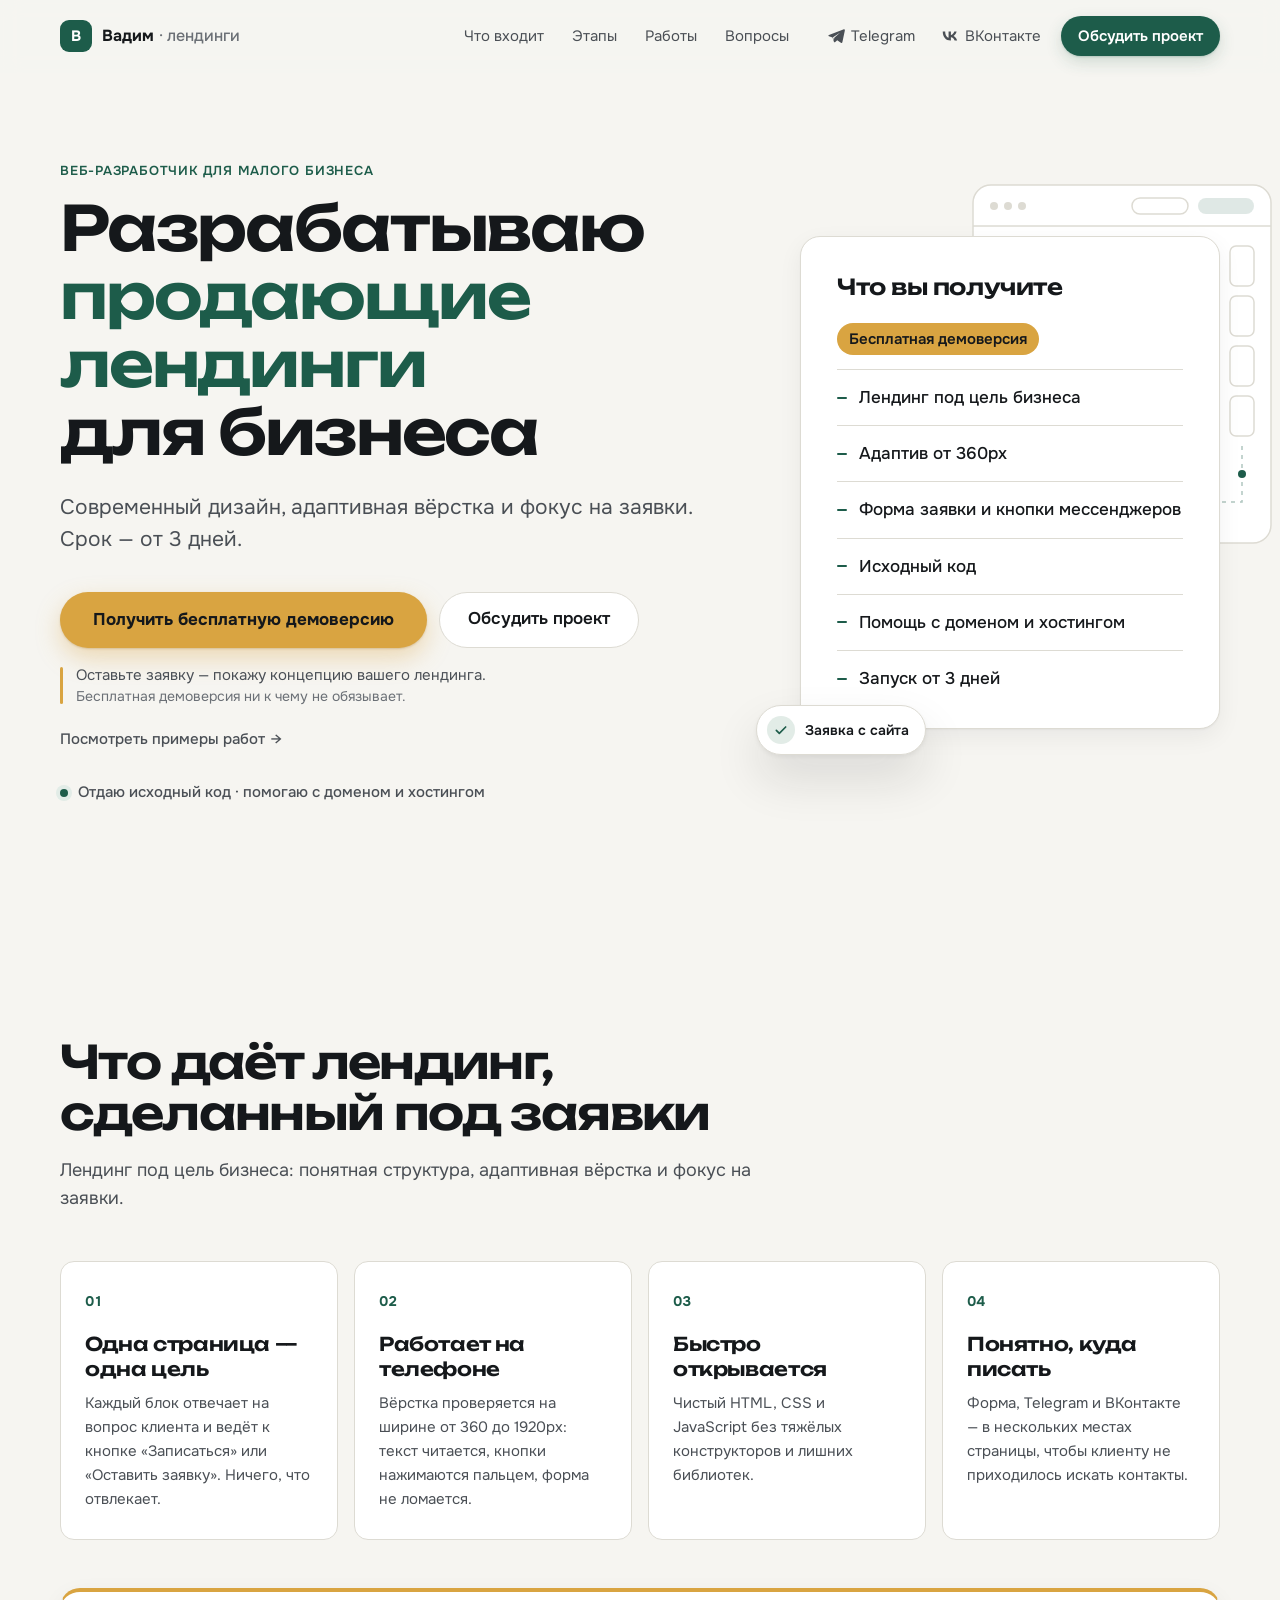
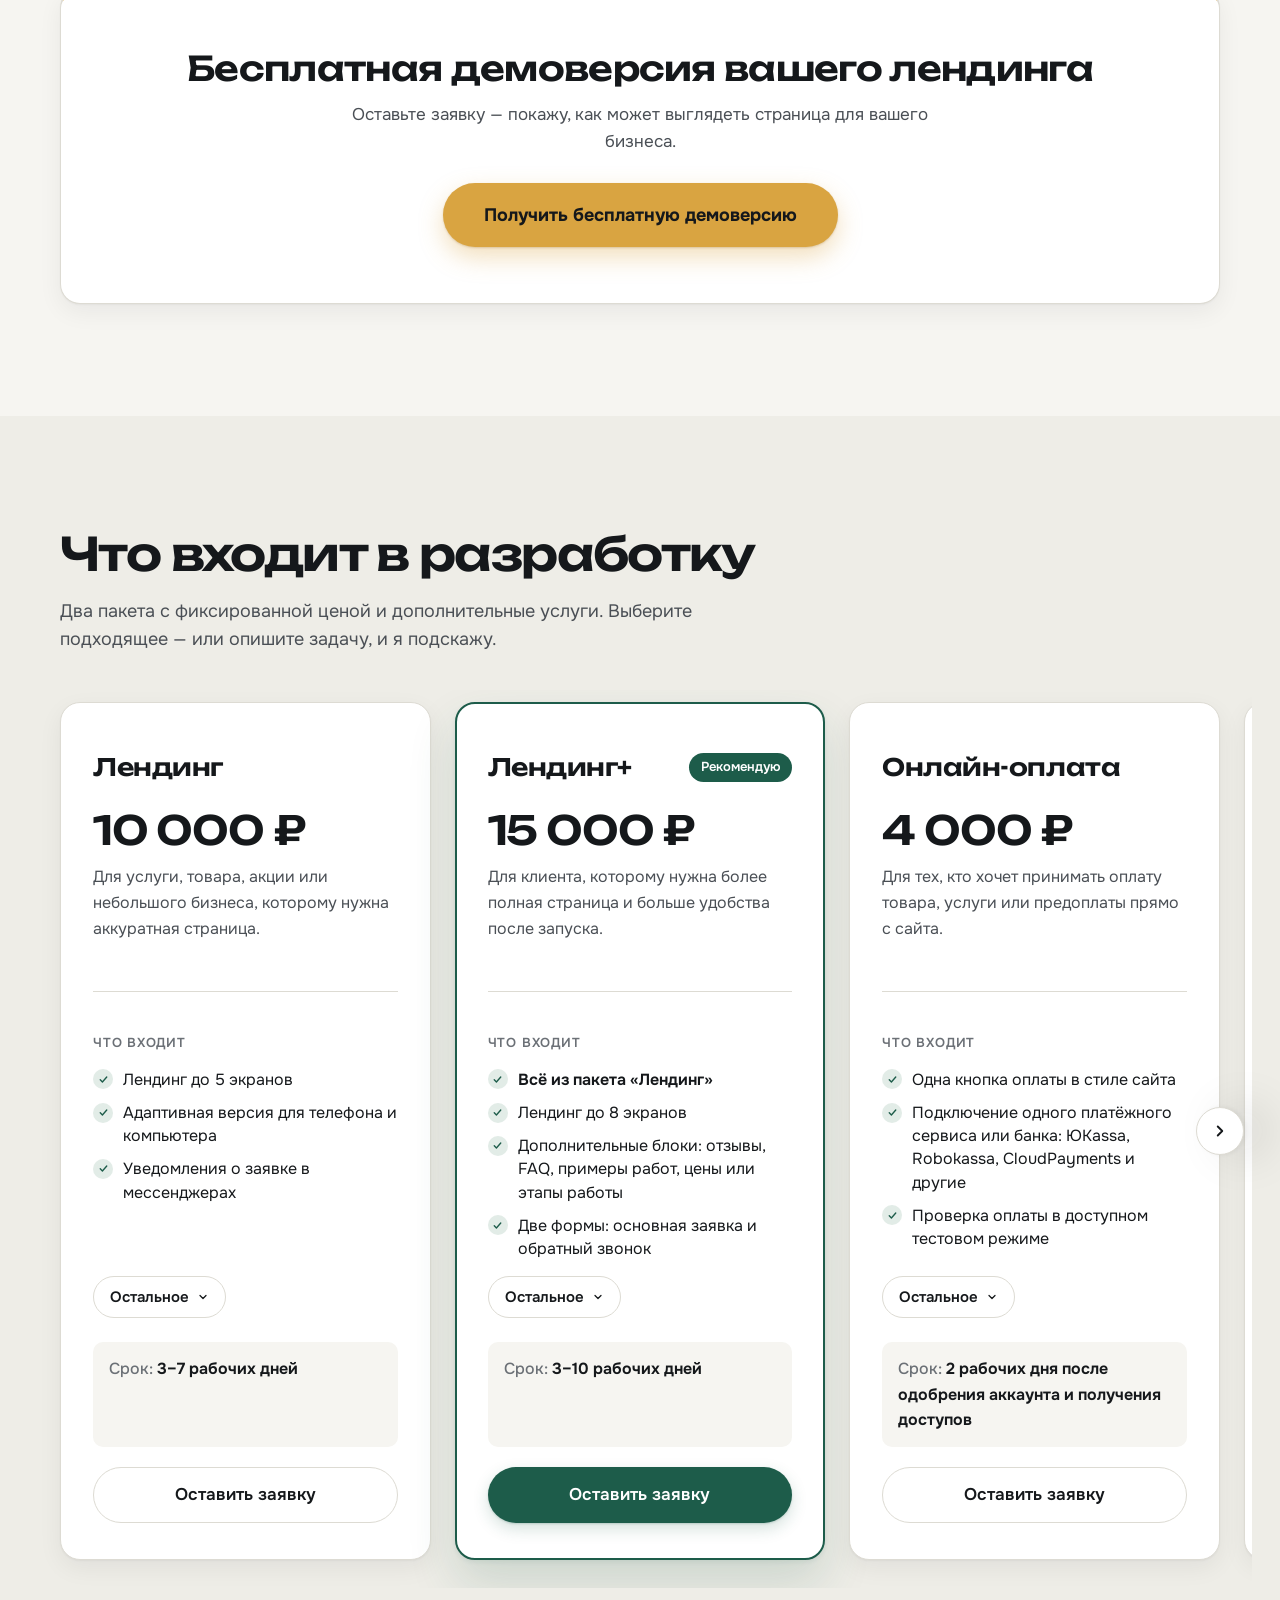
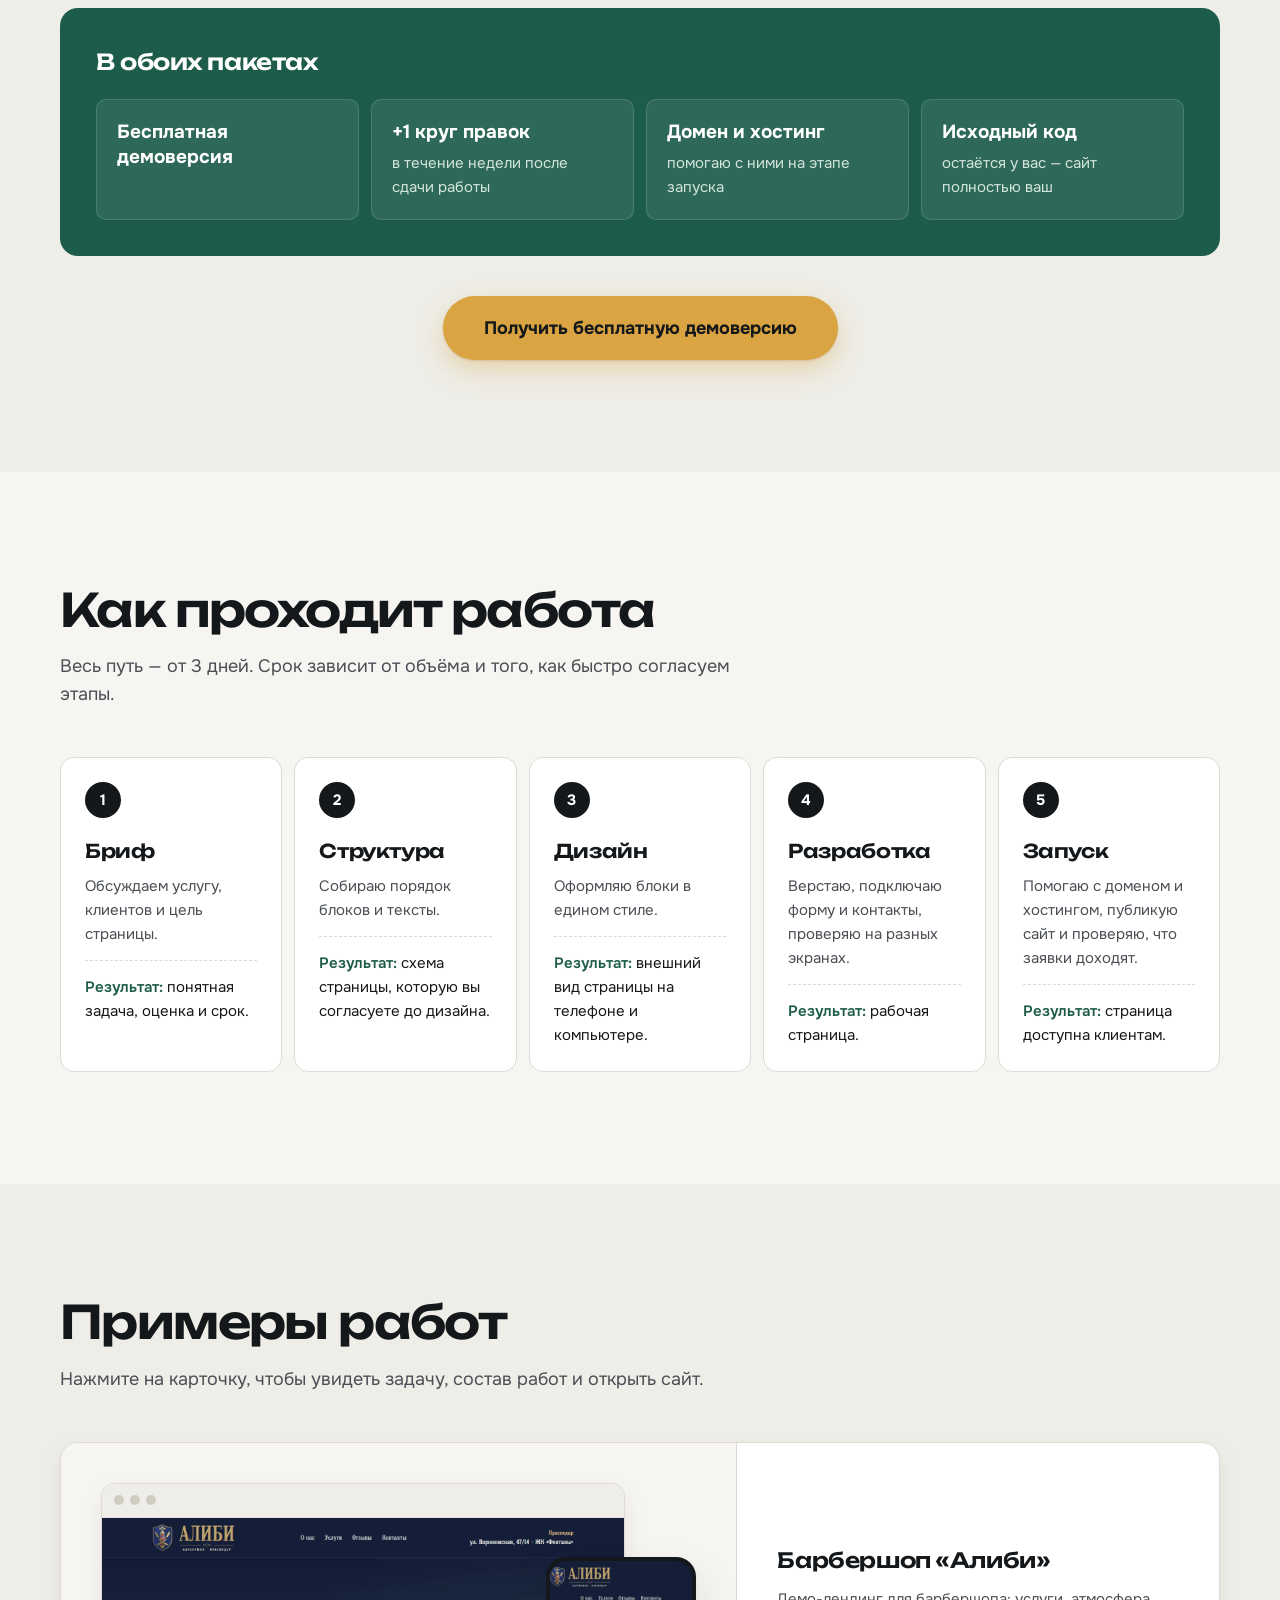
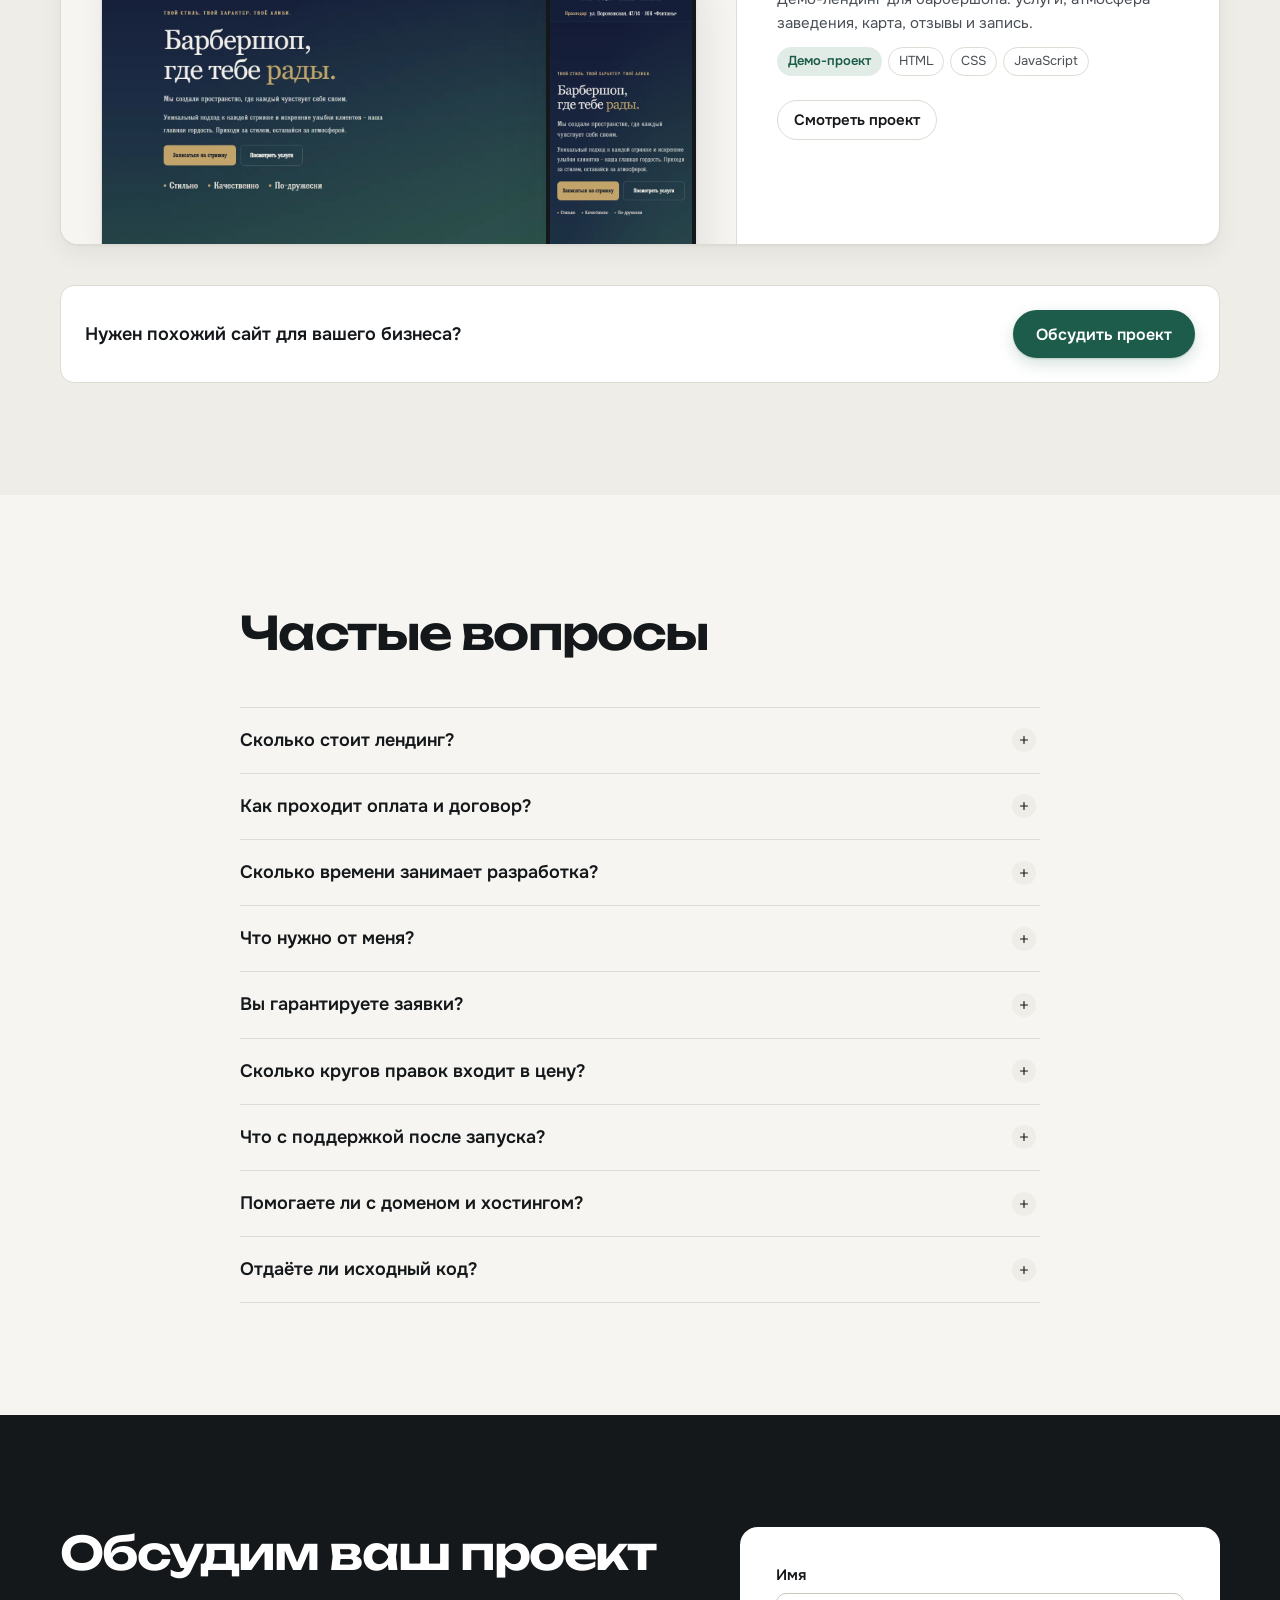
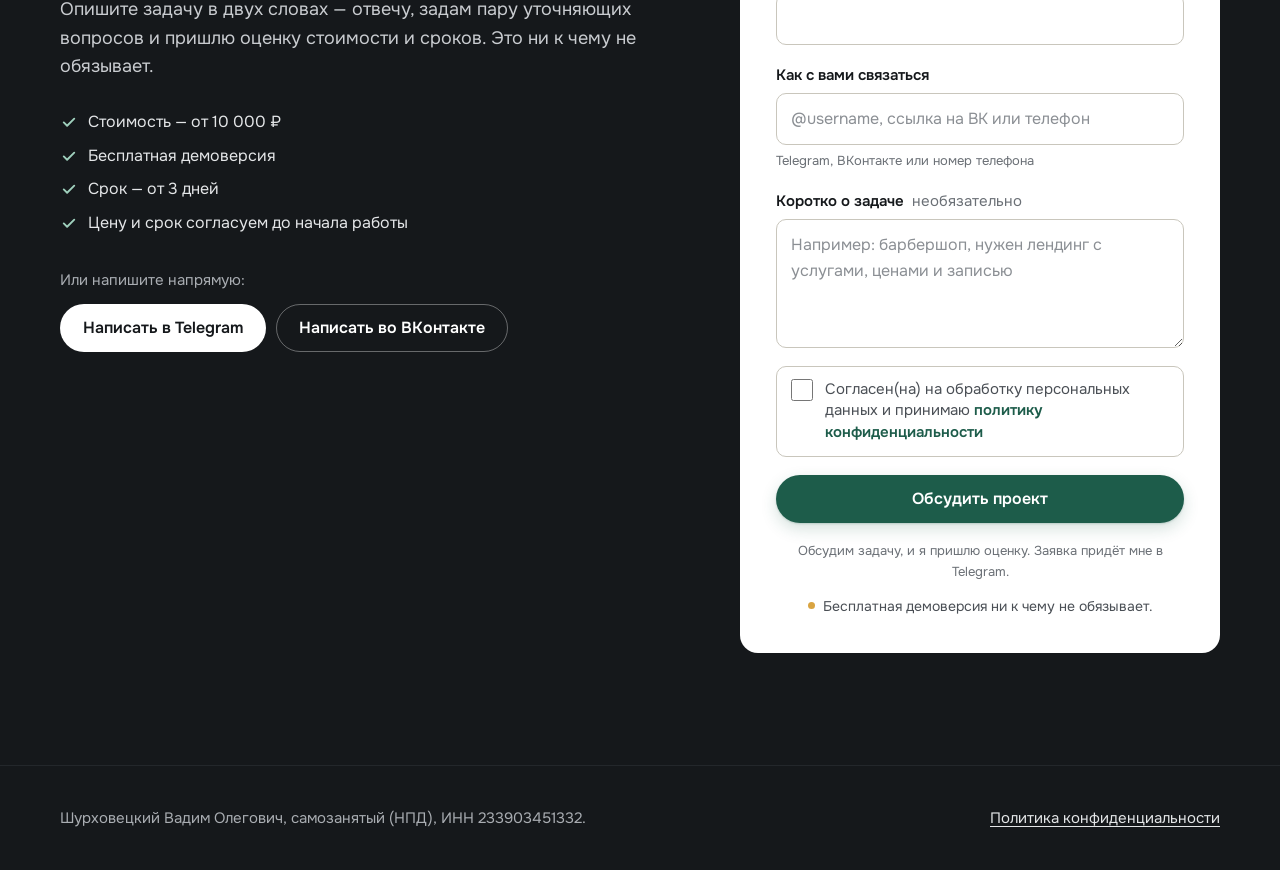
<file: index.html>
<!doctype html>
<!-- Лендинг Вадима, версия 7. Тексты — в content.md, данные портфолио — в script.js -->
<html lang="ru">
<head>
  <meta charset="utf-8">
  <!-- Yandex.Metrika counter -->
  <script type="text/javascript">
  (function(m,e,t,r,i,k,a){
      m[i]=m[i]||function(){(m[i].a=m[i].a||[]).push(arguments)};
      m[i].l=1*new Date();
      for(var j=0;j<document.scripts.length;j++){
          if(document.scripts[j].src===r){return;}
      }
      k=e.createElement(t),a=e.getElementsByTagName(t)[0];
      k.async=1;k.src=r;a.parentNode.insertBefore(k,a);
  })(window,document,'script','https://mc.yandex.ru/metrika/tag.js?id=113864698','ym');

  ym(113864698,'init',{
      ssr:true,
      webvisor:false,
      clickmap:true,
      ecommerce:"dataLayer",
      referrer:document.referrer,
      url:location.href,
      accurateTrackBounce:true,
      trackLinks:true
  });
  </script>
  <!-- /Yandex.Metrika counter -->
  <meta name="viewport" content="width=device-width, initial-scale=1">
  <title>Разработка лендинга для бизнеса</title>
  <meta name="description" content="Создание сайта для бизнеса: продающий лендинг с понятной структурой, адаптивной вёрсткой и формой заявки. Бесплатная демоверсия, срок — от 3 дней, стоимость — от 10 000 ₽.">
  <meta name="theme-color" content="#f6f5f1">
  <link rel="canonical" href="https://landingkrd.ru/">

  <meta property="og:type" content="website">
  <meta property="og:url" content="https://landingkrd.ru/">
  <meta property="og:locale" content="ru_RU">
  <meta property="og:title" content="Лендинги для малого бизнеса — Вадим">
  <meta property="og:description" content="Лендинг под цель бизнеса: понятная структура, адаптивная вёрстка и фокус на заявки. От 3 дней.">
  <meta property="og:image" content="https://landingkrd.ru/assets/og-image.jpg">
  <meta property="og:image:type" content="image/jpeg">
  <meta property="og:image:width" content="1200">
  <meta property="og:image:height" content="630">
  <meta property="og:image:alt" content="Вадим — лендинги для малого бизнеса. От 3 дней, от 10 000 ₽">
  <meta name="twitter:card" content="summary_large_image">
  <meta name="twitter:image" content="https://landingkrd.ru/assets/og-image.jpg">

  <link rel="icon" href="data:image/svg+xml,%3Csvg xmlns='http://www.w3.org/2000/svg' viewBox='0 0 32 32'%3E%3Crect width='32' height='32' rx='8' fill='%231d5c4a'/%3E%3Cpath d='M9 10l7 13 7-13' fill='none' stroke='%23fff' stroke-width='3' stroke-linecap='round' stroke-linejoin='round'/%3E%3C/svg%3E">
  <link rel="preconnect" href="https://fonts.googleapis.com">
  <link rel="preconnect" href="https://fonts.gstatic.com" crossorigin>
  <link rel="stylesheet" href="https://fonts.googleapis.com/css2?family=Onest:wght@400;500;600;700&family=Unbounded:wght@600&display=swap">
  <link rel="stylesheet" href="styles.css?v=7">
  <script>document.documentElement.classList.add('js');</script>
</head>
<body>
  <noscript><div><img src="https://mc.yandex.ru/watch/113864698" style="position:absolute; left:-9999px;" alt="" /></div></noscript>
  <a class="skip-link" href="#main">Перейти к содержанию</a>

  <header class="header" id="top">
    <div class="container header__inner">
      <a class="logo" href="#top" aria-label="Вадим — на главную">
        <span class="logo__mark" aria-hidden="true">В</span>
        <span>Вадим <span class="logo__muted">· лендинги</span></span>
      </a>

      <nav class="nav" aria-label="Основная навигация">
        <ul class="nav__list">
          <li><a href="#included">Что входит</a></li>
          <li><a href="#process">Этапы</a></li>
          <li><a href="#portfolio">Работы</a></li>
          <li><a href="#faq">Вопросы</a></li>
        </ul>
      </nav>

      <div class="header__actions">
        <a class="contact-link" href="https://t.me/illemmy" target="_blank" rel="noopener" aria-label="Написать в Telegram">
          <svg class="icon" viewBox="0 0 24 24" aria-hidden="true"><path d="M21.7 3.3 2.6 10.7c-1 .4-1 1.4 0 1.7l4.8 1.5 1.8 5.6c.3.8 1.2 1 1.8.4l2.6-2.4 4.9 3.6c.8.6 1.8.2 2-.8l3.3-15.6c.2-1.1-.9-1.9-1.9-1.4ZM9.7 14.2l-.5 3.6-1.2-4 9.7-6.6-8 7Z"/></svg>
          <span class="contact-link__text">Telegram</span>
        </a>
        <a class="contact-link" href="https://vk.ru/landingv" target="_blank" rel="noopener" aria-label="Написать во ВКонтакте">
          <svg class="icon" viewBox="0 0 24 24" aria-hidden="true"><path d="M12.8 18C6.3 18 2.4 13.5 2.3 6h3.3c.1 5.5 2.6 7.8 4.5 8.3V6h3.1v4.7c1.9-.2 3.9-2.4 4.5-4.7h3.1c-.5 2.9-2.6 5-4.1 5.9 1.5.7 3.9 2.6 4.8 6.1h-3.4c-.7-2.3-2.6-4.1-4.9-4.3V18h-.4Z"/></svg>
          <span class="contact-link__text">ВКонтакте</span>
        </a>
        <a class="btn btn--primary btn--sm header__cta" href="#contact">Обсудить проект</a>
      </div>
    </div>
  </header>

  <main id="main">
    <!-- 1. Hero -->
    <section class="hero" aria-labelledby="hero-title">
      <div class="container hero__inner">
        <div class="hero__content reveal">
          <p class="eyebrow">Веб-разработчик для малого бизнеса</p>
          <h1 id="hero-title" class="hero__title">Разрабатываю <span class="hero__accent">продающие лендинги</span> для бизнеса</h1>
          <p class="hero__lead">Современный дизайн, адаптивная вёрстка и фокус на заявки. Срок — от 3 дней.</p>

          <div class="hero__actions">
            <a class="btn btn--demo btn--lg" href="#contact">Получить бесплатную демоверсию</a>
            <a class="btn btn--ghost btn--lg" href="#contact">Обсудить проект</a>
          </div>
          <p class="hero__note">
            Оставьте заявку — покажу концепцию вашего лендинга.
            <span>Бесплатная демоверсия ни к чему не обязывает.</span>
          </p>

          <a class="hero__link" href="#portfolio">Посмотреть примеры работ</a>

          <p class="hero__trust">Отдаю исходный код · помогаю с доменом и хостингом</p>
        </div>

        <div class="hero__aside reveal">
          <!-- Декоративный каркас страницы: структура лендинга → заявка -->
          <svg class="hero__art" viewBox="0 0 300 360" aria-hidden="true" focusable="false">
            <rect x="1" y="1" width="298" height="358" rx="18" fill="#fff" stroke="currentColor" stroke-width="1.5"/>
            <circle cx="22" cy="22" r="4" fill="currentColor"/><circle cx="36" cy="22" r="4" fill="currentColor"/><circle cx="50" cy="22" r="4" fill="currentColor"/>
            <line x1="1" y1="42" x2="299" y2="42" stroke="currentColor" stroke-width="1.5"/>
            <rect x="160" y="14" width="56" height="16" rx="8" fill="none" stroke="currentColor" stroke-width="1.5"/>
            <rect x="226" y="14" width="56" height="16" rx="8" fill="#1d5c4a" opacity=".14"/>
            <g fill="none" stroke="currentColor" stroke-width="1.5">
              <rect x="258" y="62" width="24" height="40" rx="6"/>
              <rect x="258" y="112" width="24" height="40" rx="6"/>
              <rect x="258" y="162" width="24" height="40" rx="6"/>
              <rect x="258" y="212" width="24" height="40" rx="6"/>
            </g>
            <path d="M270 262 V 318 H 230" fill="none" stroke="#1d5c4a" stroke-opacity=".35" stroke-width="1.5" stroke-dasharray="4 5"/>
            <circle class="hero__art-dot" cx="270" cy="290" r="4" fill="#1d5c4a"/>
          </svg>

          <aside class="offer-card" aria-labelledby="offer-title">
            <h2 id="offer-title" class="offer-card__title">Что вы получите</h2>
            <ul class="offer-card__list">
              <li class="offer-card__demo"><span class="offer-card__badge">Бесплатная демоверсия</span></li>
              <li>Лендинг под цель бизнеса</li>
              <li>Адаптив от 360px</li>
              <li>Форма заявки и кнопки мессенджеров</li>
              <li>Исходный код</li>
              <li>Помощь с доменом и хостингом</li>
              <li>Запуск от 3 дней</li>
            </ul>
          </aside>

          <div class="hero__chip" aria-hidden="true">
            <span class="hero__chip-icon"></span>
            Заявка с сайта
          </div>
        </div>
      </div>
    </section>

    <!-- 2. Выгоды -->
    <section class="section" id="benefits" aria-labelledby="benefits-title">
      <div class="container">
        <header class="section__head reveal">
          <h2 id="benefits-title" class="section__title">Что даёт лендинг, сделанный под заявки</h2>
          <p class="section__lead">Лендинг под цель бизнеса: понятная структура, адаптивная вёрстка и фокус на заявки.</p>
        </header>

        <ul class="benefits">
          <li class="benefit reveal">
            <span class="benefit__num" aria-hidden="true">01</span>
            <h3 class="benefit__title">Одна страница — одна цель</h3>
            <p>Каждый блок отвечает на вопрос клиента и ведёт к кнопке «Записаться» или «Оставить заявку». Ничего, что отвлекает.</p>
          </li>
          <li class="benefit reveal">
            <span class="benefit__num" aria-hidden="true">02</span>
            <h3 class="benefit__title">Работает на телефоне</h3>
            <p>Вёрстка проверяется на ширине от 360 до 1920px: текст читается, кнопки нажимаются пальцем, форма не ломается.</p>
          </li>
          <li class="benefit reveal">
            <span class="benefit__num" aria-hidden="true">03</span>
            <h3 class="benefit__title">Быстро открывается</h3>
            <p>Чистый HTML, CSS и JavaScript без тяжёлых конструкторов и лишних библиотек.</p>
          </li>
          <li class="benefit reveal">
            <span class="benefit__num" aria-hidden="true">04</span>
            <h3 class="benefit__title">Понятно, куда писать</h3>
            <p>Форма, Telegram и ВКонтакте — в нескольких местах страницы, чтобы клиенту не приходилось искать контакты.</p>
          </li>
        </ul>

        <div class="demo-cta reveal" aria-labelledby="demo-title">
          <h2 id="demo-title" class="demo-cta__title">Бесплатная демоверсия вашего лендинга</h2>
          <p class="demo-cta__text">Оставьте заявку — покажу, как может выглядеть страница для вашего бизнеса.</p>
          <a class="btn btn--demo btn--xl" href="#contact">Получить бесплатную демоверсию</a>
        </div>
      </div>
    </section>

    <!-- 3. Что входит: тарифы -->
    <section class="section section--alt" id="included" aria-labelledby="included-title">
      <div class="container">
        <header class="section__head reveal">
          <h2 id="included-title" class="section__title">Что входит в разработку</h2>
          <p class="section__lead">Два пакета с фиксированной ценой и дополнительные услуги. Выберите подходящее — или опишите задачу, и я подскажу.</p>
        </header>

        <div class="carousel reveal">
        <div class="tiers" id="tiers" tabindex="0" role="region" aria-label="Пакеты и услуги — прокрутите вбок, чтобы увидеть все">
          <article class="tier" aria-labelledby="tier-basic-title">
            <header class="tier__head">
              <h3 id="tier-basic-title" class="tier__name">Лендинг</h3>
            </header>
            <p class="tier__price">10 000 ₽</p>
            <p class="tier__for">Для услуги, товара, акции или небольшого бизнеса, которому нужна аккуратная страница.</p>
            <div class="tier__block">
              <h4 class="tier__label">Что входит</h4>
              <ul class="tier__list tier__list--in">
                <li>Лендинг до 5 экранов</li>
                <li>Адаптивная версия для телефона и компьютера</li>
                <li>Уведомления о заявке в мессенджерах</li>
              </ul>
              <details class="tier__more">
                <summary class="tier__more-btn">Остальное</summary>
                <div class="tier__more-body">
                  <ul class="tier__list tier__list--in">
                    <li>Структура страницы под вашу услугу</li>
                    <li>Оформление ваших текстов, фото и логотипа</li>
                    <li>Помогаю с текстом при необходимости</li>
                    <li>Одна форма заявки или кнопка «Заказать звонок»</li>
                    <li>Публикация на вашем домене</li>
                    <li>2 раунда правок</li>
                    <li>Короткая инструкция: как самостоятельно менять тексты и фото</li>
                  </ul>
                  <div class="tier__block tier__block--out">
                    <h4 class="tier__label">Что не входит</h4>
                    <ul class="tier__list tier__list--out">
                      <li>Создание логотипа</li>
                      <li>Настройка рекламы</li>
                      <li>CRM</li>
                      <li>Сложные калькуляторы и интеграции</li>
                    </ul>
                  </div>
                </div>
              </details>
            </div>
            <p class="tier__time"><span>Срок:</span> 3–7 рабочих дней</p>
            <a class="btn btn--ghost btn--block btn--lg" href="#contact">Оставить заявку</a>
          </article>

          <article class="tier tier--featured" aria-labelledby="tier-plus-title">
            <header class="tier__head">
              <h3 id="tier-plus-title" class="tier__name">Лендинг+</h3>
              <span class="tier__badge">Рекомендую</span>
            </header>
            <p class="tier__price">15 000 ₽</p>
            <p class="tier__for">Для клиента, которому нужна более полная страница и больше удобства после запуска.</p>
            <div class="tier__block">
              <h4 class="tier__label">Что входит</h4>
              <ul class="tier__list tier__list--in">
                <li><strong>Всё из пакета «Лендинг»</strong></li>
                <li>Лендинг до 8 экранов</li>
                <li>Дополнительные блоки: отзывы, FAQ, примеры работ, цены или этапы работы</li>
                <li>Две формы: основная заявка и обратный звонок</li>
              </ul>
              <details class="tier__more">
                <summary class="tier__more-btn">Остальное</summary>
                <div class="tier__more-body">
                  <ul class="tier__list tier__list--in">
                    <li>Интеграция карт</li>
                    <li>Базовые SEO-настройки: Title и Description</li>
                    <li>Проверка корректного отображения на основных устройствах</li>
                    <li>3 раунда правок</li>
                    <li>Короткая инструкция: как самостоятельно менять тексты и фото</li>
                  </ul>
                  <div class="tier__block tier__block--out">
                    <h4 class="tier__label">Что не входит</h4>
                    <ul class="tier__list tier__list--out">
                      <li>Настройка рекламы</li>
                      <li>CRM</li>
                      <li>Оплата на сайте</li>
                      <li>Квизы</li>
                      <li>Сложные интеграции</li>
                    </ul>
                  </div>
                </div>
              </details>
            </div>
            <p class="tier__time"><span>Срок:</span> 3–10 рабочих дней</p>
            <a class="btn btn--primary btn--block btn--lg" href="#contact">Оставить заявку</a>
          </article>

          <article class="tier" id="tier-payment" aria-labelledby="tier-payment-title">
            <header class="tier__head">
              <h3 id="tier-payment-title" class="tier__name">Онлайн-оплата</h3>
            </header>
            <p class="tier__price">4 000 ₽</p>
            <p class="tier__for">Для тех, кто хочет принимать оплату товара, услуги или предоплаты прямо с сайта.</p>
            <div class="tier__block">
              <h4 class="tier__label">Что входит</h4>
              <ul class="tier__list tier__list--in">
                <li>Одна кнопка оплаты в стиле сайта</li>
                <li>Подключение одного платёжного сервиса или банка: ЮKassa, Robokassa, CloudPayments и другие</li>
                <li>Проверка оплаты в доступном тестовом режиме</li>
              </ul>
              <details class="tier__more">
                <summary class="tier__more-btn">Остальное</summary>
                <div class="tier__more-body">
                  <ul class="tier__list tier__list--in">
                    <li>Переход на готовую платёжную страницу</li>
                    <li>Оплата одного товара, услуги или предоплаты по фиксированной сумме</li>
                    <li>Проверка кнопки на телефоне и компьютере</li>
                    <li>Короткая инструкция, где смотреть платежи</li>
                    <li>1 раунд правок в рамках согласованной задачи</li>
                  </ul>
                  <div class="tier__block tier__block--out">
                    <h4 class="tier__label">Что не входит</h4>
                    <ul class="tier__list tier__list--out">
                      <li>Корзина и интернет-магазин</li>
                      <li>Подписки и регулярные списания</li>
                      <li>Личный кабинет покупателя</li>
                      <li>Автоматическая выдача файлов или доступа после оплаты</li>
                      <li>Передача сведений об оплате в CRM</li>
                      <li>Подключение и регистрация онлайн-кассы</li>
                      <li>Подготовка юридических документов</li>
                      <li>Комиссии платёжного сервиса и касса — оплачиваются отдельно</li>
                    </ul>
                  </div>
                </div>
              </details>
            </div>
            <p class="tier__time"><span>Срок:</span> 2 рабочих дня после одобрения аккаунта и получения доступов</p>
            <a class="btn btn--ghost btn--block btn--lg" href="#contact">Оставить заявку</a>
          </article>

          <article class="tier" id="tier-crm" aria-labelledby="tier-crm-title">
            <header class="tier__head">
              <h3 id="tier-crm-title" class="tier__name">Подключение к CRM</h3>
            </header>
            <p class="tier__price">5 000 ₽</p>
            <p class="tier__for">Для тех, кто хочет, чтобы заявки с сайта сами попадали в CRM — без ручного переноса.</p>
            <div class="tier__block">
              <h4 class="tier__label">Что входит</h4>
              <ul class="tier__list tier__list--in">
                <li>Подключение одной формы сайта к одной CRM</li>
                <li>Передача имени, телефона, почты и сообщения</li>
                <li>Проверка подключения на тестовых заявках</li>
              </ul>
              <details class="tier__more">
                <summary class="tier__more-btn">Остальное</summary>
                <div class="tier__more-body">
                  <ul class="tier__list tier__list--in">
                    <li>Работаю с любыми CRM — подключаю форму к уже подготовленной системе</li>
                    <li>Короткая инструкция, где смотреть новые обращения</li>
                    <li>1 раунд правок в рамках согласованной задачи</li>
                  </ul>
                  <div class="tier__block tier__block--out">
                    <h4 class="tier__label">Что не входит</h4>
                    <ul class="tier__list tier__list--out">
                      <li>Настройка CRM с нуля</li>
                      <li>Перенос старой базы клиентов</li>
                      <li>Подключение телефонии и переписок в мессенджерах</li>
                      <li>Настройка рассылок</li>
                      <li>Автоматические действия после получения заявки</li>
                      <li>Передача данных из CRM обратно на сайт</li>
                      <li>Тариф CRM и платные приложения — оплачиваются отдельно</li>
                    </ul>
                  </div>
                </div>
              </details>
            </div>
            <p class="tier__time"><span>Срок:</span> 3 рабочих дня после согласования задачи и получения доступов</p>
            <a class="btn btn--ghost btn--block btn--lg" href="#contact">Оставить заявку</a>
          </article>

          <article class="tier" id="tier-support" aria-labelledby="tier-support-title">
            <header class="tier__head">
              <h3 id="tier-support-title" class="tier__name">Поддержка и базовое SEO</h3>
            </header>
            <p class="tier__price">6 000 ₽<span class="tier__period">/мес</span></p>
            <p class="tier__for">Для тех, кто хочет, чтобы сайт оставался актуальным, а в статистике было видно, откуда приходят посетители.</p>
            <div class="tier__block">
              <h4 class="tier__label">Что входит</h4>
              <ul class="tier__list tier__list--in">
                <li>До 2 часов работ по обновлению и исправлению сайта в месяц</li>
                <li>Базовое SEO: Яндекс.Вебмастер, Google Search Console и до 10 поисковых фраз</li>
                <li>Яндекс.Метрика с 2 целями и ежемесячный отчёт</li>
              </ul>
              <details class="tier__more">
                <summary class="tier__more-btn">Остальное</summary>
                <div class="tier__more-body">
                  <ul class="tier__list tier__list--in">
                    <li>Замена ваших текстов, фотографий, цен и контактов</li>
                    <li>Небольшие изменения кнопок, ссылок и оформления</li>
                    <li>Исправление небольших ошибок</li>
                    <li>Проверка форм заявки и уведомлений раз в месяц</li>
                    <li>Проверка доступности страницы для поиска и сообщений об ошибках</li>
                    <li>Улучшение заголовков, описания страницы и формулировок в готовом тексте</li>
                    <li>Анализ посещаемости, источников, нажатий кнопок и отправок форм</li>
                    <li>Рекомендации по улучшению сайта</li>
                    <li>Ответ на сообщения — в течение 1 рабочего дня</li>
                  </ul>
                  <div class="tier__block tier__block--out">
                    <h4 class="tier__label">Что не входит</h4>
                    <ul class="tier__list tier__list--out">
                      <li>Настройка и ведение рекламы, рекламный бюджет</li>
                      <li>Создание новых страниц и больших разделов</li>
                      <li>Написание текстов с нуля и создание изображений</li>
                      <li>Полная переделка дизайна</li>
                      <li>Подключение CRM, оплаты и других новых функций</li>
                      <li>Продвижение в социальных сетях</li>
                      <li>Гарантия позиций в поиске и количества заявок</li>
                    </ul>
                  </div>
                </div>
              </details>
            </div>
            <p class="tier__time"><span>Срок:</span> помесячно, задачи согласуем в начале месяца</p>
            <a class="btn btn--ghost btn--block btn--lg" href="#contact">Оставить заявку</a>
          </article>
        </div>
          <div class="carousel__nav" hidden>
            <button class="carousel__btn" type="button" data-carousel-prev aria-controls="tiers" aria-label="Предыдущие услуги"></button>
            <button class="carousel__btn carousel__btn--next" type="button" data-carousel-next aria-controls="tiers" aria-label="Следующие услуги"></button>
          </div>
        </div>

        <div class="terms reveal" aria-labelledby="terms-title">
          <h3 id="terms-title" class="terms__title">В обоих пакетах</h3>
          <ul class="terms__list">
            <li class="terms__item">
              <strong>Бесплатная демоверсия</strong>
            </li>
            <li class="terms__item">
              <strong>+1 круг правок</strong>
              <span>в течение недели после сдачи работы</span>
            </li>
            <li class="terms__item">
              <strong>Домен и хостинг</strong>
              <span>помогаю с ними на этапе запуска</span>
            </li>
            <li class="terms__item">
              <strong>Исходный код</strong>
              <span>остаётся у вас — сайт полностью ваш</span>
            </li>
          </ul>
        </div>

        <div class="demo-cta demo-cta--inline reveal">
          <a class="btn btn--demo btn--xl" href="#contact">Получить бесплатную демоверсию</a>
        </div>
      </div>
    </section>

    <!-- 4. Как работаем -->
    <section class="section" id="process" aria-labelledby="process-title">
      <div class="container">
        <header class="section__head reveal">
          <h2 id="process-title" class="section__title">Как проходит работа</h2>
          <p class="section__lead">Весь путь — от 3 дней. Срок зависит от объёма и того, как быстро согласуем этапы.</p>
        </header>

        <ol class="steps">
          <li class="step reveal">
            <span class="step__num">1</span>
            <h3 class="step__title">Бриф</h3>
            <p>Обсуждаем услугу, клиентов и цель страницы.</p>
            <p class="step__result"><span>Результат:</span> понятная задача, оценка и срок.</p>
          </li>
          <li class="step reveal">
            <span class="step__num">2</span>
            <h3 class="step__title">Структура</h3>
            <p>Собираю порядок блоков и тексты.</p>
            <p class="step__result"><span>Результат:</span> схема страницы, которую вы согласуете до дизайна.</p>
          </li>
          <li class="step reveal">
            <span class="step__num">3</span>
            <h3 class="step__title">Дизайн</h3>
            <p>Оформляю блоки в едином стиле.</p>
            <p class="step__result"><span>Результат:</span> внешний вид страницы на телефоне и компьютере.</p>
          </li>
          <li class="step reveal">
            <span class="step__num">4</span>
            <h3 class="step__title">Разработка</h3>
            <p>Верстаю, подключаю форму и контакты, проверяю на разных экранах.</p>
            <p class="step__result"><span>Результат:</span> рабочая страница.</p>
          </li>
          <li class="step reveal">
            <span class="step__num">5</span>
            <h3 class="step__title">Запуск</h3>
            <p>Помогаю с доменом и хостингом, публикую сайт и проверяю, что заявки доходят.</p>
            <p class="step__result"><span>Результат:</span> страница доступна клиентам.</p>
          </li>
        </ol>
      </div>
    </section>

    <!-- 5. Портфолио -->
    <section class="section section--alt" id="portfolio" aria-labelledby="portfolio-title">
      <div class="container">
        <header class="section__head reveal">
          <h2 id="portfolio-title" class="section__title">Примеры работ</h2>
          <p class="section__lead">Нажмите на карточку, чтобы увидеть задачу, состав работ и открыть сайт.</p>
        </header>

        <ul class="projects">
          <li class="project reveal">
            <button class="project__preview" type="button" data-project="alibi" aria-label="Подробнее о проекте «Барбершоп Алиби»">
              <span class="window window--card">
                <span class="window__bar" aria-hidden="true">
                  <span class="window__dot"></span><span class="window__dot"></span><span class="window__dot"></span>
                </span>
                <picture>
                  <source srcset="assets/alibi-desktop.webp" type="image/webp">
                  <img class="window__img" src="assets/alibi-desktop.jpg" width="1440" height="900" loading="lazy"
                       alt="Первый экран лендинга барбершопа «Алиби» на компьютере: заголовок «Барбершоп, где тебе рады» и кнопка записи на стрижку">
                </picture>
              </span>
              <span class="phone phone--card">
                <picture>
                  <source srcset="assets/alibi-mobile.webp" type="image/webp">
                  <img class="phone__img" src="assets/alibi-mobile.jpg" width="780" height="1688" loading="lazy"
                       alt="Мобильная версия лендинга «Алиби»: логотип, меню, адрес, заголовок «Барбершоп, где тебе рады» и кнопка записи на стрижку">
                </picture>
              </span>
            </button>
            <div class="project__body">
              <h3 class="project__title">Барбершоп «Алиби»</h3>
              <p class="project__desc">Демо-лендинг для барбершопа: услуги, атмосфера заведения, карта, отзывы и запись.</p>
              <ul class="tags" aria-label="Теги проекта">
                <li class="tag tag--accent">Демо-проект</li>
                <li class="tag">HTML</li>
                <li class="tag">CSS</li>
                <li class="tag">JavaScript</li>
              </ul>
              <button class="btn btn--ghost btn--sm" type="button" data-project="alibi">Смотреть проект</button>
            </div>
          </li>
        </ul>

        <div class="section__cta reveal">
          <p>Нужен похожий сайт для вашего бизнеса?</p>
          <a class="btn btn--primary" href="#contact">Обсудить проект</a>
        </div>
      </div>
    </section>

    <!-- 7. FAQ -->
    <section class="section" id="faq" aria-labelledby="faq-title">
      <div class="container container--narrow">
        <header class="section__head reveal">
          <h2 id="faq-title" class="section__title">Частые вопросы</h2>
        </header>

        <div class="faq">
          <details class="faq__item reveal">
            <summary>Сколько стоит лендинг?</summary>
            <p>От 10 000 ₽. Пакет «Лендинг» — 10 000 ₽, «Лендинг+» — 15 000 ₽. Что входит в каждый, можно посмотреть <a class="text-link" href="#included">здесь</a>.</p>
          </details>
          <details class="faq__item reveal">
            <summary>Как проходит оплата и договор?</summary>
            <p>Работаю по договору. Предоплата 50% после согласования задачи и сроков, остаток после приёмки работы и до публикации на вашем домене. Оплата переводом на карту, чек при необходимости выдаю. Цену и срок фиксируем до начала работы.</p>
          </details>
          <details class="faq__item reveal">
            <summary>Сколько времени занимает разработка?</summary>
            <p>От 3 дней: «Лендинг» — 3–7 рабочих дней, «Лендинг+» — 3–10 рабочих дней. Простой лендинг по готовым материалам — быстрее, страница с интеграциями — дольше. Срок фиксируем до начала работы.</p>
          </details>
          <details class="faq__item reveal">
            <summary>Что нужно от меня?</summary>
            <p>Описание услуги, цены, контакты, логотип и фото, если есть. Если текстов нет — помогу собрать их по короткому брифу.</p>
          </details>
          <details class="faq__item reveal">
            <summary>Вы гарантируете заявки?</summary>
            <p>Нет, и честнее так не обещать: количество заявок зависит от рекламы, спроса и вашего предложения. Гарантирую то, что согласуем: состав блоков, адаптив, рабочую форму и контакты.</p>
          </details>
          <details class="faq__item reveal">
            <summary>Сколько кругов правок входит в цену?</summary>
            <p>В пакете «Лендинг» — 2 раунда правок, в «Лендинге+» — 3. Удобнее всего вносить их на этапах структуры и дизайна — до вёрстки. Плюс ещё один круг — в течение недели после сдачи работы.</p>
          </details>
          <details class="faq__item reveal">
            <summary>Что с поддержкой после запуска?</summary>
            <p>В течение недели после сдачи работы вношу ещё один круг правок без доплаты. Доработки после этого срока — <a class="text-link" href="#tier-support">поддержка и базовое SEO</a>.</p>
          </details>
          <details class="faq__item reveal">
            <summary>Помогаете ли с доменом и хостингом?</summary>
            <p>Да. На этапе запуска помогу выбрать и подключить домен и хостинг, опубликую сайт и проверю, что форма заявок работает.</p>
          </details>
          <details class="faq__item reveal">
            <summary>Отдаёте ли исходный код?</summary>
            <p>Да, вы получаете исходный код — все файлы сайта. Сайт полностью ваш: его можно перенести на другой хостинг или доработать с другим разработчиком без привязки ко мне.</p>
          </details>
        </div>
      </div>
    </section>

    <!-- 8. Финальный CTA -->
    <section class="section section--dark" id="contact" aria-labelledby="contact-title">
      <div class="container contact">
        <div class="contact__intro reveal">
          <h2 id="contact-title" class="section__title">Обсудим ваш проект</h2>
          <p class="contact__lead">Опишите задачу в двух словах — отвечу, задам пару уточняющих вопросов и пришлю оценку стоимости и сроков. Это ни к чему не обязывает.</p>
          <ul class="contact__facts">
            <li>Стоимость — от 10 000 ₽</li>
            <li>Бесплатная демоверсия</li>
            <li>Срок — от 3 дней</li>
            <li>Цену и срок согласуем до начала работы</li>
          </ul>
          <p class="contact__direct">Или напишите напрямую:</p>
          <div class="contact__links">
            <a class="btn btn--light" href="https://t.me/illemmy" target="_blank" rel="noopener">Написать в Telegram</a>
            <a class="btn btn--outline-light" href="https://vk.ru/landingv" target="_blank" rel="noopener">Написать во ВКонтакте</a>
          </div>
        </div>

        <div class="form-card reveal">
          <form class="form" id="lead-form" novalidate>
            <div class="field">
              <label class="field__label" for="f-name">Имя</label>
              <input class="field__input ym-disable-keys" id="f-name" name="name" type="text" autocomplete="name"
                     required minlength="2" maxlength="60" aria-describedby="f-name-error">
              <p class="field__error" id="f-name-error" aria-live="polite"></p>
            </div>

            <div class="field">
              <label class="field__label" for="f-contact">Как с вами связаться</label>
              <input class="field__input ym-disable-keys" id="f-contact" name="contact" type="text" autocomplete="tel"
                     required maxlength="80" placeholder="@username, ссылка на ВК или телефон"
                     aria-describedby="f-contact-hint f-contact-error">
              <p class="field__hint" id="f-contact-hint">Telegram, ВКонтакте или номер телефона</p>
              <p class="field__error" id="f-contact-error" aria-live="polite"></p>
            </div>

            <div class="field">
              <label class="field__label" for="f-task">Коротко о задаче <span class="field__optional">необязательно</span></label>
              <textarea class="field__input field__input--area ym-disable-keys" id="f-task" name="task" rows="4" maxlength="1000"
                        placeholder="Например: барбершоп, нужен лендинг с услугами, ценами и записью"
                        aria-describedby="f-task-error"></textarea>
              <p class="field__error" id="f-task-error" aria-live="polite"></p>
            </div>

            <!-- Согласие на обработку данных: обязательное, без галочки форма не отправляется (script.js) -->
            <div class="field field--consent" id="f-consent-field">
              <label class="consent" for="f-consent">
                <input class="consent__input" id="f-consent" name="consent" type="checkbox" required
                       aria-describedby="f-consent-error">
                <span class="consent__text">Согласен(на) на обработку персональных данных и принимаю <a class="text-link" href="privacy.html" target="_blank" rel="noopener">политику конфиденциальности</a></span>
              </label>
              <p class="field__error" id="f-consent-error" aria-live="polite"></p>
            </div>

            <button class="btn btn--primary btn--block" type="submit" id="form-submit">Обсудить проект</button>
            <p class="form__note">Обсудим задачу, и я пришлю оценку. Заявка придёт мне в Telegram.</p>
            <p class="form__free">Бесплатная демоверсия ни к чему не обязывает.</p>
          </form>

          <div class="form-result" id="form-success" hidden tabindex="-1" role="status" aria-live="polite">
            <span class="form-result__mark" aria-hidden="true"></span>
            <h3 class="form-result__title">Заявка отправлена</h3>
            <p>Я отвечу в ближайшее время.</p>
            <button class="link-btn" type="button" data-form-reset>Отправить ещё одну заявку</button>
          </div>

          <div class="form-result form-result--error" id="form-error" hidden tabindex="-1" role="alert">
            <h3 class="form-result__title">Не получилось отправить заявку</h3>
            <p>Похоже, проблема со связью или на сервере. Ваши данные не потерялись — отправьте заявку в Telegram, текст уже готов:</p>
            <pre class="form-result__message" id="form-error-message"></pre>
            <div class="form-result__actions">
              <a class="btn btn--primary" id="form-error-telegram" href="https://t.me/illemmy" target="_blank" rel="noopener">Открыть Telegram с заявкой</a>
              <button class="btn btn--ghost" type="button" id="form-error-retry">Попробовать ещё раз</button>
            </div>
            <p class="form-result__hint" id="form-error-copy" hidden>Текст заявки скопирован — если он не подставился в Telegram, вставьте его в сообщение.</p>
            <button class="link-btn" type="button" data-form-reset>Вернуться к форме</button>
          </div>
        </div>
      </div>
    </section>
  </main>

  <footer class="footer">
    <div class="container footer__inner">
      <p>Шурховецкий Вадим Олегович, самозанятый (НПД), ИНН 233903451332.</p>
      <a class="footer__link" href="privacy.html">Политика конфиденциальности</a>
    </div>
  </footer>

  <!-- Модальное окно проекта: содержимое подставляется из PROJECTS в script.js -->
  <dialog class="modal" id="project-modal" aria-labelledby="modal-title">
    <div class="modal__inner">
      <button class="modal__close" type="button" data-close aria-label="Закрыть">
        <svg viewBox="0 0 24 24" aria-hidden="true"><path d="M6 6l12 12M18 6 6 18"/></svg>
      </button>
      <div class="modal__previews">
        <div class="window window--modal">
          <div class="window__bar" aria-hidden="true">
            <span class="window__dot"></span><span class="window__dot"></span><span class="window__dot"></span>
            <span class="window__url" id="modal-url"></span>
          </div>
          <picture>
            <source id="modal-desktop-webp" type="image/webp">
            <img class="window__img" id="modal-desktop" alt="" width="1440" height="900">
          </picture>
        </div>
        <div class="phone phone--modal">
          <picture>
            <source id="modal-mobile-webp" type="image/webp">
            <img class="phone__img" id="modal-mobile" alt="" width="780" height="1688">
          </picture>
        </div>
      </div>
      <div class="modal__body">
        <ul class="tags" id="modal-tags" aria-label="Теги проекта"></ul>
        <h2 class="modal__title" id="modal-title"></h2>
        <div class="modal__grid">
          <div>
            <h3 class="modal__subtitle">Задача</h3>
            <p id="modal-task"></p>
          </div>
          <div>
            <h3 class="modal__subtitle">Что сделано</h3>
            <ul class="modal__done" id="modal-done"></ul>
          </div>
        </div>
        <h3 class="modal__subtitle">Технологии</h3>
        <p id="modal-tech"></p>
        <div class="modal__actions">
          <a class="btn btn--primary" id="modal-link" href="#" target="_blank" rel="noopener">Открыть сайт</a>
          <a class="btn btn--ghost" href="#contact" data-close>Обсудить похожий проект</a>
        </div>
      </div>
    </div>
  </dialog>

  <script src="projects.js?v=7"></script>
  <script src="script.js?v=7"></script>
</body>
</html>
</file>
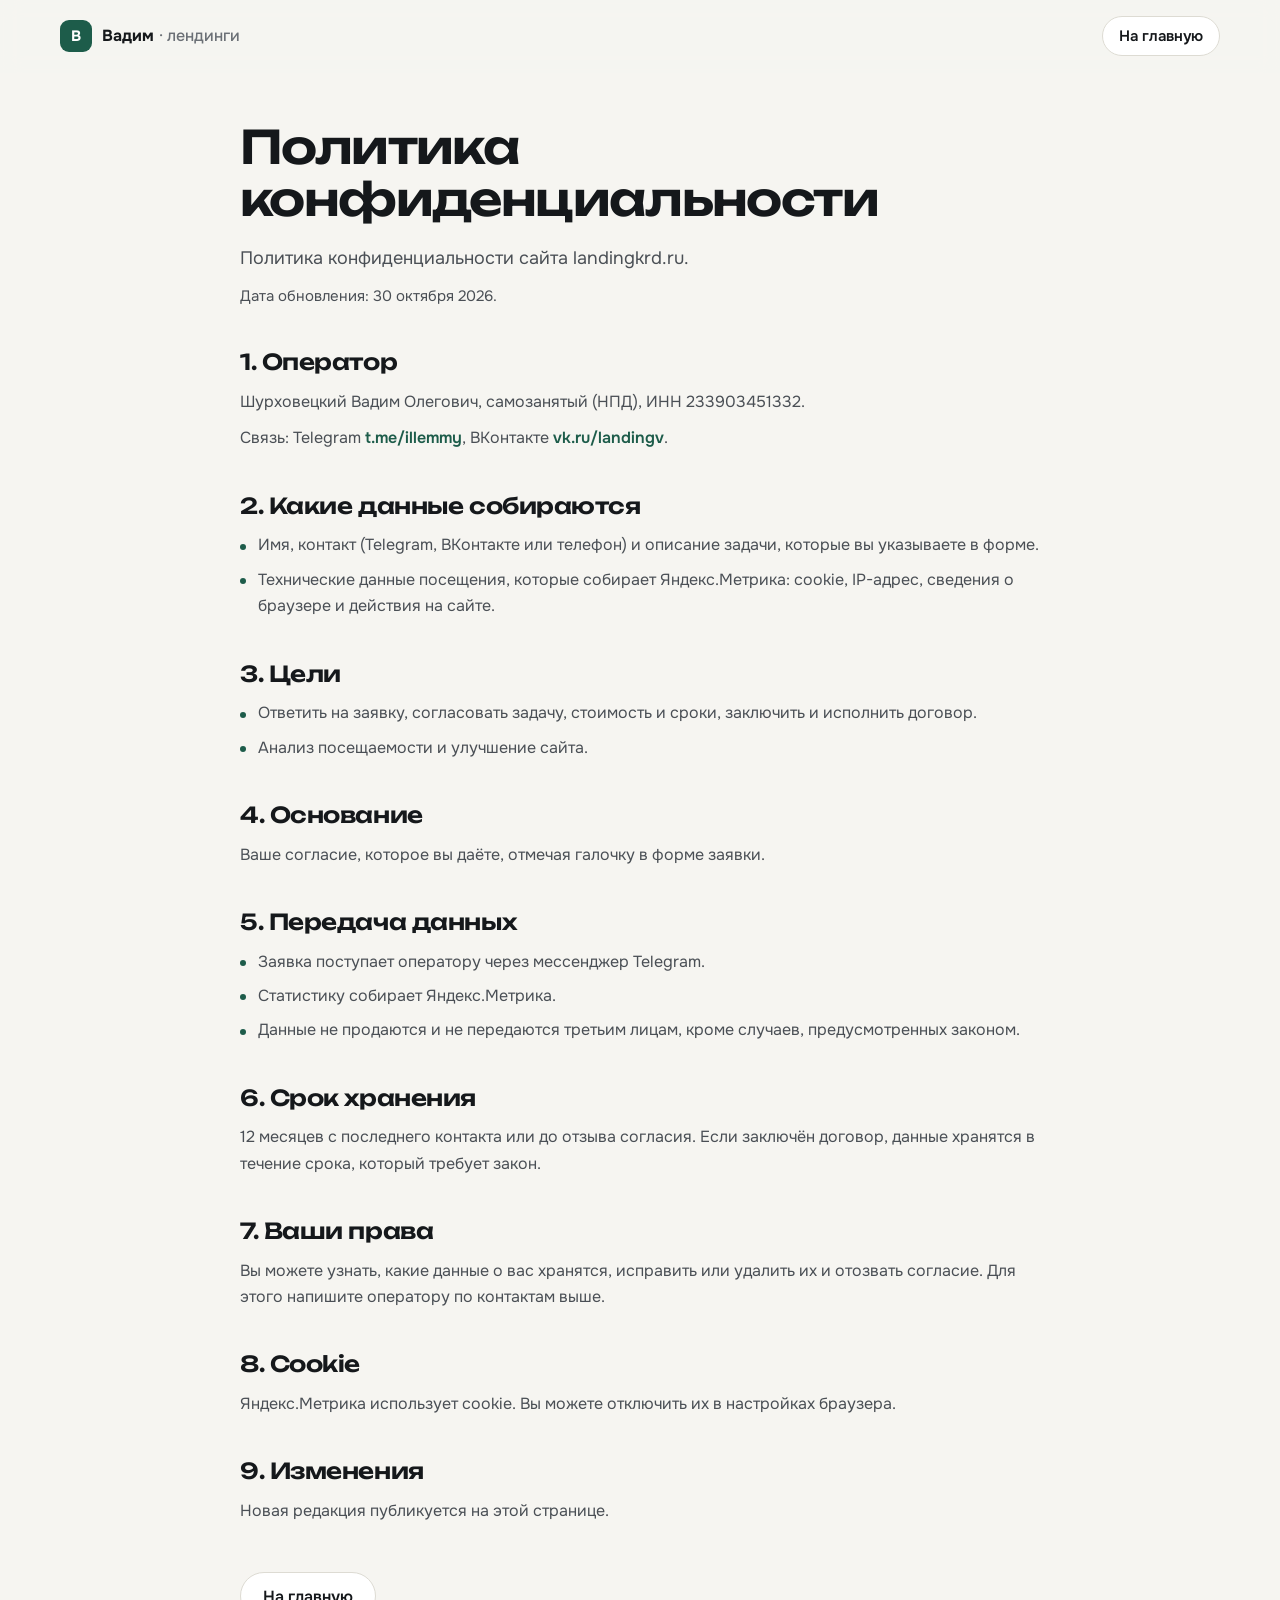
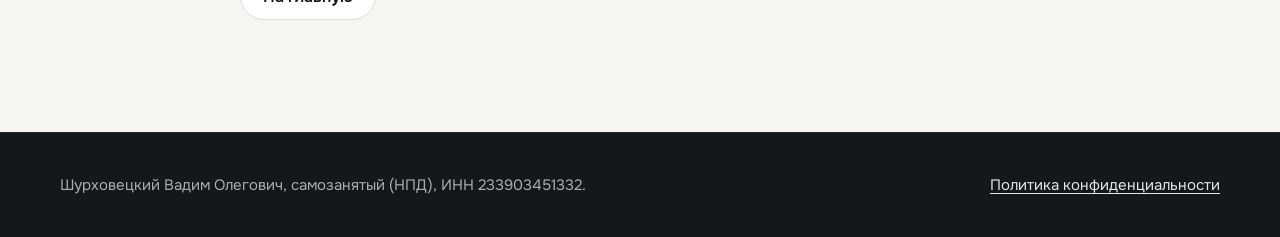
<file: privacy.html>
<!doctype html>
<html lang="ru">
<head>
  <meta charset="utf-8">
  <meta name="viewport" content="width=device-width, initial-scale=1">
  <title>Политика конфиденциальности — landingkrd.ru</title>
  <meta name="description" content="Политика конфиденциальности сайта landingkrd.ru: какие данные собираются, зачем, как хранятся и как отозвать согласие.">
  <meta name="theme-color" content="#f6f5f1">
  <link rel="canonical" href="https://landingkrd.ru/privacy.html">

  <link rel="icon" href="data:image/svg+xml,%3Csvg xmlns='http://www.w3.org/2000/svg' viewBox='0 0 32 32'%3E%3Crect width='32' height='32' rx='8' fill='%231d5c4a'/%3E%3Cpath d='M9 10l7 13 7-13' fill='none' stroke='%23fff' stroke-width='3' stroke-linecap='round' stroke-linejoin='round'/%3E%3C/svg%3E">
  <link rel="preconnect" href="https://fonts.googleapis.com">
  <link rel="preconnect" href="https://fonts.gstatic.com" crossorigin>
  <link rel="stylesheet" href="https://fonts.googleapis.com/css2?family=Onest:wght@400;500;600;700&family=Unbounded:wght@600&display=swap">
  <link rel="stylesheet" href="styles.css?v=7">
</head>
<body>
  <a class="skip-link" href="#main">Перейти к содержанию</a>

  <header class="header">
    <div class="container header__inner">
      <a class="logo" href="./" aria-label="Вадим — на главную">
        <span class="logo__mark" aria-hidden="true">В</span>
        <span>Вадим <span class="logo__muted">· лендинги</span></span>
      </a>
      <a class="btn btn--ghost btn--sm header__home" href="./">На главную</a>
    </div>
  </header>

  <main id="main" class="section legal">
    <div class="container container--narrow">
      <h1 class="section__title">Политика конфиденциальности</h1>
      <p class="legal__lead">Политика конфиденциальности сайта landingkrd.ru.</p>
      <p class="legal__date">Дата обновления: 30 октября 2026.</p>

      <h2>1. Оператор</h2>
      <p>Шурховецкий Вадим Олегович, самозанятый (НПД), ИНН 233903451332.</p>
      <p>Связь: Telegram <a class="text-link" href="https://t.me/illemmy" target="_blank" rel="noopener">t.me/illemmy</a>, ВКонтакте <a class="text-link" href="https://vk.ru/landingv" target="_blank" rel="noopener">vk.ru/landingv</a>.</p>

      <h2>2. Какие данные собираются</h2>
      <ul>
        <li>Имя, контакт (Telegram, ВКонтакте или телефон) и описание задачи, которые вы указываете в форме.</li>
        <li>Технические данные посещения, которые собирает Яндекс.Метрика: cookie, IP-адрес, сведения о браузере и действия на сайте.</li>
      </ul>

      <h2>3. Цели</h2>
      <ul>
        <li>Ответить на заявку, согласовать задачу, стоимость и сроки, заключить и исполнить договор.</li>
        <li>Анализ посещаемости и улучшение сайта.</li>
      </ul>

      <h2>4. Основание</h2>
      <p>Ваше согласие, которое вы даёте, отмечая галочку в форме заявки.</p>

      <h2>5. Передача данных</h2>
      <ul>
        <li>Заявка поступает оператору через мессенджер Telegram.</li>
        <li>Статистику собирает Яндекс.Метрика.</li>
        <li>Данные не продаются и не передаются третьим лицам, кроме случаев, предусмотренных законом.</li>
      </ul>

      <h2>6. Срок хранения</h2>
      <p>12 месяцев с последнего контакта или до отзыва согласия. Если заключён договор, данные хранятся в течение срока, который требует закон.</p>

      <h2>7. Ваши права</h2>
      <p>Вы можете узнать, какие данные о вас хранятся, исправить или удалить их и отозвать согласие. Для этого напишите оператору по контактам выше.</p>

      <h2>8. Cookie</h2>
      <p>Яндекс.Метрика использует cookie. Вы можете отключить их в настройках браузера.</p>

      <h2>9. Изменения</h2>
      <p>Новая редакция публикуется на этой странице.</p>

      <p class="legal__back"><a class="btn btn--ghost" href="./">На главную</a></p>
    </div>
  </main>

  <footer class="footer">
    <div class="container footer__inner">
      <p>Шурховецкий Вадим Олегович, самозанятый (НПД), ИНН 233903451332.</p>
      <a class="footer__link" href="privacy.html">Политика конфиденциальности</a>
    </div>
  </footer>
</body>
</html>
</file>
<file: styles.css>
/* ===== Токены ===== */
:root {
  --bg: #f6f5f1;
  --surface: #ffffff;
  --surface-alt: #eeede7;
  --ink: #15181b;
  --ink-soft: #4a4f55;
  --ink-mute: #6b7076;
  --line: #dddbd3;
  --accent: #1d5c4a;
  --accent-hover: #164a3b;
  --accent-soft: #e2ece7;
  /* Тёплый акцент — только для бесплатной демоверсии. Как фон с тёмным текстом (контраст ~7.8:1) */
  --warm: #d9a441;
  --warm-hover: #c8912f;
  --dark: #15181b;
  --dark-soft: #23272b;
  --error: #b42318;
  --radius: 14px;
  --radius-sm: 10px;
  --shadow: 0 1px 2px rgba(21, 24, 27, .04), 0 8px 24px rgba(21, 24, 27, .06);
  --shadow-lg: 0 2px 4px rgba(21, 24, 27, .05), 0 24px 48px rgba(21, 24, 27, .12);
  --font: "Onest", system-ui, -apple-system, "Segoe UI", Roboto, Arial, sans-serif;
  --font-head: "Unbounded", "Onest", system-ui, -apple-system, "Segoe UI", Arial, sans-serif;
  --container: 1160px;
  --gutter: 16px;
  --header-h: 64px;
}

@media (min-width: 768px) {
  :root { --gutter: 32px; --header-h: 72px; }
}

/* ===== База ===== */
*, *::before, *::after { box-sizing: border-box; }

html {
  scroll-behavior: smooth;
  scroll-padding-top: calc(var(--header-h) + 8px);
  -webkit-text-size-adjust: 100%;
}

body {
  margin: 0;
  background: var(--bg);
  color: var(--ink);
  font-family: var(--font);
  font-size: 16px;
  line-height: 1.6;
  -webkit-font-smoothing: antialiased;
}

body.is-locked { overflow: hidden; }
[hidden] { display: none !important; }

img { display: block; max-width: 100%; height: auto; }
h1, h2, h3, p, ul, ol, figure { margin: 0; }
h1, h2, h3 { font-family: var(--font-head); font-weight: 600; letter-spacing: -.02em; }
ul, ol { padding: 0; list-style: none; }
a { color: inherit; }
button { font: inherit; color: inherit; }

:focus-visible {
  outline: 2px solid var(--accent);
  outline-offset: 3px;
  border-radius: 4px;
}
/* На тёмном фоне зелёная обводка почти не видна */
.section--dark :focus-visible,
.footer :focus-visible { outline-color: #fff; }

.skip-link {
  position: absolute;
  left: 16px;
  top: -48px;
  z-index: 100;
  padding: 8px 14px;
  background: var(--ink);
  color: #fff;
  border-radius: var(--radius-sm);
  text-decoration: none;
}
.skip-link:focus { top: 12px; }

.container {
  width: 100%;
  max-width: calc(var(--container) + var(--gutter) * 2);
  margin: 0 auto;
  padding: 0 var(--gutter);
}
.container--narrow { max-width: calc(800px + var(--gutter) * 2); }

.eyebrow {
  margin-bottom: 12px;
  color: var(--accent);
  font-size: 13px;
  font-weight: 600;
  letter-spacing: .06em;
  text-transform: uppercase;
}

/* ===== Кнопки ===== */
.btn {
  display: inline-flex;
  align-items: center;
  justify-content: center;
  gap: 8px;
  min-height: 48px;
  padding: 12px 22px;
  border: 1px solid transparent;
  border-radius: 999px;
  font-size: 16px;
  font-weight: 600;
  line-height: 1.2;
  text-align: center;
  text-decoration: none;
  cursor: pointer;
  transition: background-color .2s, border-color .2s, color .2s, box-shadow .2s, transform .15s;
}
.btn:hover { transform: translateY(-1px); }
.btn:active { transform: translateY(1px); }
.btn--sm { min-height: 40px; padding: 8px 16px; font-size: 15px; }
.btn--lg { min-height: 56px; padding: 14px 28px; font-size: 17px; }
.btn--block { width: 100%; }

.btn--primary {
  background: var(--accent);
  color: #fff;
  box-shadow: 0 1px 2px rgba(29, 92, 74, .2), 0 6px 16px rgba(29, 92, 74, .18);
}
.btn--primary:hover {
  background: var(--accent-hover);
  box-shadow: 0 2px 4px rgba(29, 92, 74, .22), 0 10px 24px rgba(29, 92, 74, .26);
}
.btn[disabled] { opacity: .7; cursor: progress; }

.btn--ghost { background: var(--surface); border-color: var(--line); color: var(--ink); }
.btn--ghost:hover { border-color: var(--ink); box-shadow: var(--shadow); }

.btn--light { background: #fff; color: var(--ink); }
.btn--light:hover { background: #e9e8e2; }

.btn--outline-light { border-color: rgba(255, 255, 255, .35); color: #fff; }
.btn--outline-light:hover { border-color: #fff; }

.link-btn {
  margin-top: 16px;
  padding: 0;
  border: 0;
  background: none;
  color: var(--ink-soft);
  text-decoration: underline;
  text-underline-offset: 3px;
  cursor: pointer;
}
.link-btn:hover { color: var(--ink); }

.icon { width: 18px; height: 18px; fill: currentColor; flex-shrink: 0; }

/* ===== Шапка ===== */
.header {
  position: sticky;
  top: 0;
  z-index: 50;
  background: rgba(246, 245, 241, .9);
  backdrop-filter: saturate(1.4) blur(10px);
  -webkit-backdrop-filter: saturate(1.4) blur(10px);
  border-bottom: 1px solid transparent;
  transition: border-color .2s;
}
.header.is-scrolled { border-bottom-color: var(--line); }

.header__inner {
  display: flex;
  align-items: center;
  gap: 16px;
  height: var(--header-h);
}

.logo {
  display: inline-flex;
  align-items: center;
  gap: 10px;
  margin-right: auto;
  font-weight: 700;
  text-decoration: none;
  white-space: nowrap;
}
.logo__mark {
  display: grid;
  place-items: center;
  width: 32px;
  height: 32px;
  border-radius: 9px;
  background: var(--accent);
  color: #fff;
  font-size: 15px;
}
.logo__muted { color: var(--ink-mute); font-weight: 500; }

.nav { display: none; }
.nav__list { display: flex; gap: 28px; }
.nav__list a {
  color: var(--ink-soft);
  font-size: 15px;
  text-decoration: none;
  transition: color .2s;
}
.nav__list a:hover { color: var(--ink); }

.header__actions { display: flex; align-items: center; gap: 6px; }

.contact-link {
  display: inline-flex;
  align-items: center;
  justify-content: center;
  gap: 6px;
  min-width: 40px;
  height: 40px;
  padding: 0 10px;
  border-radius: 999px;
  color: var(--ink-soft);
  font-size: 15px;
  text-decoration: none;
  transition: background-color .2s, color .2s;
}
.contact-link:hover { background: var(--surface-alt); color: var(--ink); }
.contact-link__text { display: none; }
.header__cta { display: none; }

@media (min-width: 420px) {
  .header__cta { display: inline-flex; margin-left: 4px; }
}
@media (max-width: 419px) {
  .logo__muted { display: none; }
}
@media (min-width: 1024px) {
  .nav { display: block; margin-right: 12px; }
  .logo { margin-right: 0; }
  .nav { margin-left: auto; }
}
@media (min-width: 1200px) {
  .contact-link__text { display: inline; }
}

/* ===== Hero ===== */
/* overflow-x: clip — декоративный каркас за карточкой не должен давать горизонтальную прокрутку */
.hero { padding: 48px 0 72px; overflow-x: clip; }
.hero__inner { display: grid; gap: 40px; align-items: center; }

.hero__title {
  max-width: 13em;
  color: var(--ink);
  font-size: clamp(30px, 7.4vw, 62px);
  font-weight: 600;
  line-height: 1.1;
  letter-spacing: -.035em;
  text-wrap: balance;
}
.hero__accent { color: var(--accent); }
.hero__lead {
  max-width: 32em;
  margin-top: 24px;
  color: var(--ink-soft);
  font-size: clamp(17px, 2.2vw, 21px);
  line-height: 1.55;
}
.hero__actions {
  display: flex;
  flex-wrap: wrap;
  gap: 12px;
  margin-top: 36px;
}
.hero__actions .btn { flex: 1 1 220px; }
@media (min-width: 560px) {
  .hero__actions .btn { flex: 0 0 auto; }
}

/* Пояснение под главной кнопкой: тёплый маркер — деталь демоверсии */
.hero__note {
  position: relative;
  max-width: 30em;
  margin-top: 16px;
  padding-left: 16px;
  color: var(--ink-soft);
  font-size: 15px;
  line-height: 1.5;
}
.hero__note::before {
  content: "";
  position: absolute;
  left: 0;
  top: .2em;
  bottom: .2em;
  width: 3px;
  border-radius: 2px;
  background: var(--warm);
}
.hero__note span { display: block; color: var(--ink-mute); font-size: 14px; }

.hero__link {
  display: inline-flex;
  align-items: center;
  gap: 6px;
  margin-top: 20px;
  color: var(--ink-soft);
  font-size: 15px;
  font-weight: 500;
  text-decoration: none;
  transition: color .2s;
}
.hero__link::after { content: "→"; transition: transform .2s; }
.hero__link:hover { color: var(--ink); }
.hero__link:hover::after { transform: translateX(3px); }

.hero__trust {
  display: flex;
  align-items: flex-start;
  gap: 10px;
  margin-top: 28px;
  color: var(--ink-soft);
  font-size: 15px;
  font-weight: 500;
}
.hero__trust::before {
  content: "";
  flex-shrink: 0;
  width: 8px;
  height: 8px;
  margin-top: .6em;
  border-radius: 50%;
  background: var(--accent);
  box-shadow: 0 0 0 4px var(--accent-soft);
}

.offer-card {
  padding: 28px 24px;
  border: 1px solid var(--line);
  border-radius: calc(var(--radius) + 6px);
  background: var(--surface);
  box-shadow: var(--shadow);
  transition: box-shadow .3s ease, transform .3s ease;
}
.offer-card:hover { box-shadow: var(--shadow-lg); transform: translateY(-2px); }
@media (min-width: 560px) { .offer-card { padding: 36px; } }

.offer-card__title {
  margin-bottom: 8px;
  font-size: 22px;
  line-height: 1.3;
}
.offer-card__list li {
  position: relative;
  padding: 14px 0 14px 22px;
  border-bottom: 1px solid var(--line);
  font-size: 17px;
  font-weight: 500;
}
.offer-card__list li:last-child { border-bottom: 0; padding-bottom: 0; }
.offer-card__list li::before {
  content: "";
  position: absolute;
  left: 0;
  top: 50%;
  width: 10px;
  height: 2px;
  margin-top: -1px;
  border-radius: 1px;
  background: var(--accent);
}
.offer-card__list li:last-child::before { margin-top: 6px; }
.offer-card__list .offer-card__demo { padding-left: 0; }
.offer-card__list .offer-card__demo::before { display: none; }
.offer-card__badge {
  display: inline-block;
  padding: 4px 12px;
  border-radius: 999px;
  background: var(--warm);
  color: var(--ink);
  font-size: 15px;
  font-weight: 600;
}

/* Визуальный якорь: каркас страницы за карточкой и «заявка» поверх неё */
.hero__aside { position: relative; }
.hero__aside .offer-card { position: relative; z-index: 1; }
.hero__art,
.hero__chip { display: none; }

@media (min-width: 1024px) {
  .hero__art {
    position: absolute;
    top: -52px;
    right: -52px;
    z-index: 0;
    display: block;
    width: 300px;
    height: auto;
    color: var(--line);
  }
  .hero__chip {
    position: absolute;
    left: -44px;
    bottom: -26px;
    z-index: 2;
    display: inline-flex;
    align-items: center;
    gap: 10px;
    padding: 10px 16px 10px 10px;
    border: 1px solid var(--line);
    border-radius: 999px;
    background: var(--surface);
    box-shadow: var(--shadow-lg);
    color: var(--ink);
    font-size: 14px;
    font-weight: 600;
    animation: chip-float 6s ease-in-out infinite;
  }
  .hero__chip-icon {
    width: 28px;
    height: 28px;
    border-radius: 50%;
    background: var(--accent-soft) url("assets/icons/check-bold.svg") center / 16px no-repeat;
  }
  .hero__art-dot { animation: art-pulse 3s ease-in-out infinite; transform-origin: center; transform-box: fill-box; }
}
@keyframes chip-float {
  0%, 100% { transform: translateY(0); }
  50% { transform: translateY(-6px); }
}
@keyframes art-pulse {
  0%, 100% { opacity: .35; transform: scale(1); }
  50% { opacity: 1; transform: scale(1.25); }
}

@media (min-width: 1024px) {
  .hero { padding: 88px 0 120px; }
  .hero__inner { grid-template-columns: minmax(0, 1fr) 400px; gap: 72px; }
}
@media (min-width: 1024px) and (max-width: 1279px) {
  .hero__title { font-size: 48px; }
  .hero__art { right: -28px; }
}
@media (min-width: 1280px) {
  .hero__inner { grid-template-columns: minmax(0, 1fr) 420px; gap: 104px; }
}

/* ===== Окно-превью ===== */
.window {
  display: block;
  overflow: hidden;
  border: 1px solid var(--line);
  border-radius: var(--radius);
  background: var(--surface);
  box-shadow: var(--shadow-lg);
}
.window__bar {
  display: flex;
  align-items: center;
  gap: 6px;
  height: 34px;
  padding: 0 12px;
  border-bottom: 1px solid var(--line);
  background: var(--surface-alt);
}
.window__dot {
  width: 10px;
  height: 10px;
  border-radius: 50%;
  background: #cfccc2;
}
.window__url {
  flex: 1;
  min-width: 0;
  margin-left: 10px;
  padding: 3px 10px;
  overflow: hidden;
  border-radius: 6px;
  background: var(--surface);
  color: var(--ink-mute);
  font-size: 12px;
  white-space: nowrap;
  text-overflow: ellipsis;
}
.window__img {
  width: 100%;
  aspect-ratio: 16 / 10;
  object-fit: cover;
  object-position: top center;
}
.window--card { box-shadow: var(--shadow); }
.window--modal { box-shadow: none; }

/* Рамка телефона для мобильного скриншота */
.phone {
  display: block;
  overflow: hidden;
  border: 6px solid var(--ink);
  border-radius: 26px;
  background: var(--ink);
  box-shadow: var(--shadow-lg);
}
.phone__img {
  width: 100%;
  aspect-ratio: 390 / 844;
  object-fit: cover;
  object-position: top center;
  border-radius: 20px;
}

/* ===== Секции ===== */
.section { padding: 72px 0; }
.section--alt { background: var(--surface-alt); }
.section--dark { background: var(--dark); color: #fff; }

@media (min-width: 1024px) {
  .section { padding: 112px 0; }
}

.section__head { max-width: 760px; margin-bottom: 48px; }
.section__title {
  color: var(--ink);
  font-size: clamp(26px, 5vw, 46px);
  font-weight: 600;
  line-height: 1.12;
  letter-spacing: -.035em;
  text-wrap: balance;
}
.section--dark .section__title { color: #fff; }
.section__lead {
  max-width: 40em;
  margin-top: 18px;
  color: var(--ink-soft);
  font-size: 18px;
  line-height: 1.55;
}

.section__cta {
  display: flex;
  flex-wrap: wrap;
  align-items: center;
  justify-content: space-between;
  gap: 16px;
  margin-top: 40px;
  padding: 24px;
  border: 1px solid var(--line);
  border-radius: var(--radius);
  background: var(--surface);
}
.section__cta p { font-size: 18px; font-weight: 600; }
@media (max-width: 559px) {
  .section__cta .btn { width: 100%; }
}

/* ===== Выгоды ===== */
.benefits { display: grid; gap: 16px; }
@media (min-width: 640px) { .benefits { grid-template-columns: repeat(2, 1fr); } }
@media (min-width: 1100px) { .benefits { grid-template-columns: repeat(4, 1fr); } }

.benefit {
  padding: 28px 24px;
  border: 1px solid var(--line);
  border-radius: var(--radius);
  background: var(--surface);
  transition: box-shadow .3s ease, transform .3s ease;
}
.benefit:hover { box-shadow: var(--shadow); transform: translateY(-2px); }

.benefit__num {
  display: block;
  margin-bottom: 20px;
  color: var(--accent);
  font-size: 14px;
  font-weight: 700;
  font-variant-numeric: tabular-nums;
}
.benefit__title {
  margin-bottom: 10px;
  font-size: 19px;
  line-height: 1.3;
}
.benefit p { color: var(--ink-soft); font-size: 15px; }

/* ===== CTA «Бесплатная демоверсия» ===== */
.demo-cta {
  margin-top: 48px;
  padding: 36px 20px;
  border: 1px solid var(--line);
  border-top: 4px solid var(--warm);
  border-radius: calc(var(--radius) + 6px);
  background: var(--surface);
  box-shadow: var(--shadow);
  text-align: center;
}
@media (min-width: 768px) { .demo-cta { padding: 56px 48px; } }
.demo-cta__title {
  font-size: clamp(24px, 4vw, 34px);
  line-height: 1.2;
  letter-spacing: -.02em;
  text-wrap: balance;
}
.demo-cta__text {
  max-width: 34em;
  margin: 12px auto 28px;
  color: var(--ink-soft);
  font-size: 17px;
}
.demo-cta--inline {
  margin-top: 40px;
  padding: 0;
  border: 0;
  background: none;
  box-shadow: none;
}

/* Главная кнопка демоверсии: тёплый фон + тёмный текст */
.btn--demo {
  min-height: 56px;
  max-width: 100%;
  padding: 16px 32px;
  background: var(--warm);
  color: var(--ink);
  font-size: 17px;
  font-weight: 700;
  line-height: 1.25;
  box-shadow: 0 1px 2px rgba(150, 105, 25, .25), 0 10px 24px rgba(217, 164, 65, .35);
}
.btn--demo:hover {
  background: var(--warm-hover);
  box-shadow: 0 2px 4px rgba(150, 105, 25, .28), 0 16px 32px rgba(217, 164, 65, .45);
  transform: translateY(-2px);
}
.btn--demo:focus-visible {
  outline: 3px solid var(--ink);
  outline-offset: 3px;
  border-radius: 999px;
}
@media (min-width: 768px) { .btn--demo.btn--xl { min-height: 64px; padding: 18px 40px; font-size: 18px; } }
@media (max-width: 559px) {
  .btn--demo { width: 100%; padding: 14px 16px; }
}
@media (max-width: 399px) {
  .btn--demo { padding: 14px 10px; font-size: 16px; letter-spacing: -.01em; }
}

/* ===== Тарифы ===== */
/* Карусель: лента карточек прокручивается вбок, если они не помещаются.
   subgrid выравнивает строки всех карточек: цена, описание, списки, «Остальное», срок и кнопка */
.carousel { position: relative; }
.tiers {
  --tier-w: min(86%, 420px);
  --tier-gap: 16px;
  display: grid;
  grid-auto-flow: column;
  grid-auto-columns: var(--tier-w);
  grid-template-rows: repeat(8, auto);
  column-gap: var(--tier-gap);
  row-gap: 0;
  /* место для тени и подъёма карточки при наведении — иначе их обрежет прокрутка */
  margin: -12px calc(var(--gutter) * -1) -28px;
  padding: 12px var(--gutter) 28px;
  overflow-x: auto;
  overscroll-behavior-x: contain;
  scroll-snap-type: x mandatory;
  scroll-padding-inline: var(--gutter);
  scrollbar-width: none;
}
.tiers::-webkit-scrollbar { display: none; }
.tiers:focus-visible { outline-offset: -2px; border-radius: var(--radius); }
@media (min-width: 900px) {
  .tiers { --tier-gap: 24px; --tier-w: calc((100% - var(--tier-gap)) / 2); }
}
@media (min-width: 1100px) {
  .tiers { --tier-w: calc((100% - 2 * var(--tier-gap)) / 3); }
}
.tier { grid-row: span 8; grid-template-rows: subgrid; scroll-snap-align: start; }
/* «Что входит»: подпись, видимый список и «Остальное» — отдельные строки,
   чтобы кнопки «Остальное» во всех карточках стояли на одном уровне */
.tier > .tier__block {
  display: grid;
  grid-row: span 3;
  grid-template-rows: subgrid;
  row-gap: 0;
  align-content: start;
}

/* Стрелки поверх ленты — по центру карточек по вертикали, у левого и правого края */
.carousel__nav {
  position: absolute;
  inset: 0;
  z-index: 2;
  display: flex;
  align-items: center;
  justify-content: space-between;
  pointer-events: none;
}
.carousel__btn {
  --btn: 48px;
  display: grid;
  place-items: center;
  width: var(--btn);
  height: var(--btn);
  /* половина кнопки — на поле страницы, половина — на краю карточки, где только её отступ */
  margin: 0 calc(var(--btn) / -2);
  border: 1px solid var(--line);
  border-radius: 50%;
  background: var(--surface) url("assets/icons/chevron-down.svg") center / 18px no-repeat;
  box-shadow: var(--shadow-lg);
  cursor: pointer;
  pointer-events: auto;
  transform: rotate(90deg);
  transition: border-color .2s, box-shadow .2s, opacity .2s, visibility .2s;
}
.carousel__btn--next { transform: rotate(-90deg); }
.carousel__btn:hover:not(:disabled) { border-color: var(--ink); }
/* В начале и в конце ленты лишняя стрелка скрыта, чтобы не закрывать карточку */
.carousel__btn:disabled { opacity: 0; visibility: hidden; }
@media (max-width: 559px) {
  /* на телефоне поле страницы узкое — кнопка меньше и прижата к краю экрана */
  .carousel__btn { --btn: 36px; margin: 0 calc(var(--gutter) * -1); background-size: 14px; }
}

.tier {
  display: grid;
  padding: 28px 22px;
  border: 1px solid var(--line);
  border-radius: calc(var(--radius) + 6px);
  background: var(--surface);
  box-shadow: var(--shadow);
  transition: box-shadow .3s ease, transform .3s ease;
}
@media (min-width: 560px) { .tier { padding: 36px 32px; } }
.tier:hover { box-shadow: var(--shadow-lg); transform: translateY(-3px); }

/* Рамка толще на 1px — padding меньше на 1px, чтобы строки карточек совпадали */
.tier--featured {
  padding: 27px 21px;
  border: 2px solid var(--accent);
  box-shadow: 0 2px 4px rgba(29, 92, 74, .08), 0 24px 48px rgba(29, 92, 74, .16);
}
@media (min-width: 560px) { .tier--featured { padding: 35px 31px; } }

.tier__head {
  display: flex;
  flex-wrap: wrap;
  align-items: center;
  justify-content: space-between;
  gap: 8px 12px;
}
.tier__name { font-size: 24px; line-height: 1.2; }
.tier__badge {
  padding: 4px 12px;
  border-radius: 999px;
  background: var(--accent);
  color: #fff;
  font-size: 13px;
  font-weight: 600;
}
.tier__price {
  margin-top: 12px;
  font-family: var(--font-head);
  font-size: clamp(32px, 5vw, 40px);
  font-weight: 600;
  line-height: 1.1;
  letter-spacing: -.03em;
}
.tier__period { color: var(--ink-mute); font-size: .5em; font-weight: 500; letter-spacing: 0; }
.tier__for { margin-top: 12px; color: var(--ink-soft); font-size: 16px; }

.tier__block { margin-top: 24px; padding-top: 24px; border-top: 1px solid var(--line); }
.tier__label {
  margin-bottom: 14px;
  color: var(--ink-mute);
  font-size: 13px;
  font-weight: 600;
  letter-spacing: .06em;
  text-transform: uppercase;
}
.tier__list { display: grid; gap: 10px; align-content: start; }
.tier__list li { position: relative; padding-left: 30px; font-size: 16px; line-height: 1.45; }
.tier__list strong { font-weight: 650; }
.tier__list--in li::before {
  content: "";
  position: absolute;
  left: 0;
  top: .1em;
  width: 20px;
  height: 20px;
  border-radius: 50%;
  background: var(--accent-soft) url("assets/icons/check.svg") center / 13px no-repeat;
}
.tier__list--out li { color: var(--ink-mute); }
.tier__list--out li::before {
  content: "";
  position: absolute;
  left: 5px;
  top: .72em;
  width: 10px;
  height: 2px;
  border-radius: 1px;
  background: #b9b6ad;
}

.tier__time {
  margin-top: 24px;
  padding: 14px 16px;
  border-radius: var(--radius-sm);
  background: var(--bg);
  font-weight: 650;
}
.tier__time span { color: var(--ink-mute); font-weight: 500; }
.tier > .btn { align-self: end; margin-top: 20px; }

/* «Остальное»: раскрывает оставшиеся пункты тарифа */
.tier__more { margin-top: 16px; }
.tier__more-btn {
  display: inline-flex;
  align-items: center;
  gap: 8px;
  min-height: 40px;
  padding: 8px 16px;
  border: 1px solid var(--line);
  border-radius: 999px;
  background: var(--surface);
  color: var(--ink);
  font-size: 15px;
  font-weight: 600;
  list-style: none;
  cursor: pointer;
  user-select: none;
  transition: border-color .2s, box-shadow .2s;
}
.tier__more-btn::-webkit-details-marker { display: none; }
.tier__more-btn::after {
  content: "";
  width: 12px;
  height: 12px;
  background: url("assets/icons/chevron-down.svg") center / contain no-repeat;
  transition: transform .2s;
}
.tier__more-btn:hover { border-color: var(--ink); box-shadow: var(--shadow); }
.tier__more[open] .tier__more-btn::after { transform: rotate(180deg); }
.tier__more-body { margin-top: 16px; animation: fade-in .25s ease-out; }
/* На телефоне «Остальное» открывается и закрывается касанием по блоку «Что входит» (см. script.js) */
@media (max-width: 899px) {
  .tier > .tier__block { cursor: pointer; -webkit-tap-highlight-color: transparent; }
}

/* ===== Условия работы ===== */
.terms {
  margin-top: 48px;
  padding: 28px 24px;
  border-radius: calc(var(--radius) + 4px);
  background: var(--accent);
  color: #fff;
}
@media (min-width: 640px) { .terms { padding: 36px; } }
.terms__title {
  margin-bottom: 20px;
  font-size: 22px;
}
.terms__list { display: grid; gap: 12px; }
@media (min-width: 640px) { .terms__list { grid-template-columns: repeat(2, 1fr); } }
@media (min-width: 1100px) { .terms__list { grid-template-columns: repeat(4, 1fr); } }
.terms__item {
  padding: 20px;
  border-radius: var(--radius-sm);
  background: rgba(255, 255, 255, .08);
  border: 1px solid rgba(255, 255, 255, .14);
  transition: background-color .2s;
}
.terms__item:hover { background: rgba(255, 255, 255, .12); }
.terms__item strong { display: block; font-size: 19px; line-height: 1.3; }
.terms__item span { display: block; margin-top: 6px; color: #d3e6de; font-size: 15px; }

/* ===== Этапы ===== */
.steps {
  display: grid;
  gap: 16px;
  counter-reset: step;
}
@media (min-width: 640px) { .steps { grid-template-columns: repeat(2, 1fr); } }
/* В две колонки последний (5-й) этап остаётся один — ставим его по центру */
@media (min-width: 640px) and (max-width: 1099px) {
  .step:last-child:nth-child(odd) {
    grid-column: 1 / -1;
    justify-self: center;
    width: calc((100% - 16px) / 2);
  }
}
@media (min-width: 1100px) { .steps { grid-template-columns: repeat(5, 1fr); gap: 12px; } }

.step {
  position: relative;
  padding: 24px;
  border: 1px solid var(--line);
  border-radius: var(--radius);
  background: var(--surface);
}
.step__num {
  display: grid;
  place-items: center;
  width: 36px;
  height: 36px;
  margin-bottom: 18px;
  border-radius: 50%;
  background: var(--ink);
  color: #fff;
  font-size: 15px;
  font-weight: 700;
}
.step__title { margin-bottom: 8px; font-size: 19px; }
.step p { color: var(--ink-soft); font-size: 15px; }
.step .step__result {
  margin-top: 14px;
  padding-top: 14px;
  border-top: 1px dashed var(--line);
  color: var(--ink);
}
.step__result span { color: var(--accent); font-weight: 600; }

/* ===== Портфолио ===== */
.projects { display: grid; gap: 24px; }
@media (min-width: 768px) { .projects { grid-template-columns: repeat(2, 1fr); } }

.project {
  display: flex;
  flex-direction: column;
  overflow: hidden;
  border: 1px solid var(--line);
  border-radius: calc(var(--radius) + 4px);
  background: var(--surface);
}
.project {
  box-shadow: var(--shadow);
  transition: box-shadow .3s ease;
}
.project:hover { box-shadow: var(--shadow-lg); }

.project__preview {
  position: relative;
  display: block;
  width: 100%;
  padding: 24px 20px 0;
  overflow: hidden;
  border: 0;
  background: var(--bg);
  cursor: pointer;
}
@media (min-width: 560px) { .project__preview { padding: 32px 28px 0; } }
.project__preview .window {
  width: 88%;
  border-bottom-left-radius: 0;
  border-bottom-right-radius: 0;
  border-bottom: 0;
  transition: transform .35s ease;
}
.phone--card {
  position: absolute;
  right: 16px;
  bottom: -28px;
  width: 24%;
  max-width: 150px;
  border-width: 4px;
  border-radius: 20px;
  transition: transform .35s ease;
}
.phone--card .phone__img { border-radius: 16px; }
@media (min-width: 560px) { .phone--card { right: 28px; } }
.project__preview:hover .window,
.project__preview:focus-visible .window { transform: translateY(-4px); }
.project__preview:hover .phone--card,
.project__preview:focus-visible .phone--card { transform: translateY(-10px); }

.project__body {
  display: flex;
  flex: 1;
  flex-direction: column;
  align-items: flex-start;
  gap: 12px;
  padding: 24px;
  border-top: 1px solid var(--line);
}
.project__title { font-size: 21px; line-height: 1.3; }
.project__desc { color: var(--ink-soft); font-size: 15px; }
.project__body .btn { margin-top: auto; }

/* Пока в портфолио один проект — карточка на всю ширину, превью слева */
@media (min-width: 900px) {
  .project:only-child {
    grid-column: 1 / -1;
    display: grid;
    grid-template-columns: 1.4fr 1fr;
  }
  .project:only-child .project__preview { padding: 40px 40px 0; }
  .project:only-child .phone--card { right: 40px; }
  .project:only-child .project__body {
    justify-content: center;
    padding: 40px;
    border-top: 0;
    border-left: 1px solid var(--line);
  }
  .project:only-child .project__body .btn { margin-top: 12px; }
}

.tags { display: flex; flex-wrap: wrap; gap: 6px; }
.tag {
  padding: 3px 10px;
  border: 1px solid var(--line);
  border-radius: 999px;
  color: var(--ink-soft);
  font-size: 13px;
}
.tag--accent { border-color: transparent; background: var(--accent-soft); color: var(--accent); font-weight: 600; }

/* ===== Отзывы (скрыт до появления реальных) ===== */
.reviews { display: grid; gap: 16px; }
.review {
  padding: 28px;
  border: 1px solid var(--line);
  border-radius: var(--radius);
  background: var(--surface);
}
.review__text { margin: 0 0 16px; font-size: 17px; }
.review__author { font-weight: 600; }
.review__author span { color: var(--ink-mute); font-weight: 400; }

/* ===== FAQ ===== */
.faq { border-top: 1px solid var(--line); }
.faq__item { border-bottom: 1px solid var(--line); }
.faq__item summary {
  position: relative;
  padding: 20px 44px 20px 0;
  font-size: 18px;
  font-weight: 600;
  line-height: 1.4;
  list-style: none;
  cursor: pointer;
}
.faq__item summary::-webkit-details-marker { display: none; }
.faq__item summary::after {
  content: "";
  position: absolute;
  right: 4px;
  top: 50%;
  width: 24px;
  height: 24px;
  margin-top: -12px;
  border-radius: 50%;
  background: var(--surface-alt) url("assets/icons/plus.svg") center / 14px no-repeat;
  transition: transform .2s;
}
.faq__item[open] summary::after { transform: rotate(45deg); }
.faq__item summary:hover { color: var(--accent); }
.faq__item p {
  padding: 0 44px 22px 0;
  color: var(--ink-soft);
}

.text-link {
  color: var(--accent);
  font-weight: 600;
  text-decoration: none;
  transition: color .2s;
}
.text-link:hover { color: var(--accent-hover); }

/* ===== Финальный CTA ===== */
.contact { display: grid; gap: 40px; align-items: start; }
@media (min-width: 1024px) {
  .contact { grid-template-columns: 1fr 480px; gap: 72px; }
}
.contact__lead {
  margin-top: 16px;
  color: #c9ccd0;
  font-size: 18px;
}
.contact__facts {
  display: grid;
  gap: 8px;
  margin-top: 28px;
  color: #e4e6e8;
}
.contact__facts li { position: relative; padding-left: 28px; }
.contact__facts li::before {
  content: "";
  position: absolute;
  left: 0;
  top: .25em;
  width: 18px;
  height: 18px;
  background: url("assets/icons/check-light.svg") center / contain no-repeat;
}
.contact__direct { margin-top: 32px; color: #a9adb2; font-size: 15px; }
.contact__links { display: flex; flex-wrap: wrap; gap: 10px; margin-top: 12px; }
@media (max-width: 559px) {
  .contact__links .btn { flex: 1 1 100%; }
}

.form-card {
  padding: 28px 20px;
  border-radius: calc(var(--radius) + 4px);
  background: var(--surface);
  color: var(--ink);
}
@media (min-width: 560px) { .form-card { padding: 36px; } }

.form { display: grid; gap: 18px; }
.field { display: grid; gap: 6px; }
.field__label { font-size: 15px; font-weight: 600; }
.field__optional { margin-left: 4px; color: var(--ink-mute); font-weight: 400; }
.field__input {
  width: 100%;
  min-height: 48px;
  padding: 12px 14px;
  border: 1px solid #c9c6bc;
  border-radius: var(--radius-sm);
  background: #fff;
  color: var(--ink);
  font: inherit;
  font-size: 16px;
  transition: border-color .2s, box-shadow .2s;
}
.field__input::placeholder { color: #8b8f94; }
.field__input:hover { border-color: #a9a69c; }
.field__input:focus {
  outline: none;
  border-color: var(--accent);
  box-shadow: 0 0 0 3px rgba(29, 92, 74, .15);
}
.field__input--area { min-height: 112px; resize: vertical; }
.field__input[aria-invalid="true"] { border-color: var(--error); }
.field__input[aria-invalid="true"]:focus { box-shadow: 0 0 0 3px rgba(180, 35, 24, .15); }
.field__hint { color: var(--ink-mute); font-size: 13px; }
.field__error { color: var(--error); font-size: 14px; }
.field__error:empty { display: none; }

/* Согласие на обработку данных: вся строка — большая зона нажатия, удобная на телефоне */
.field--consent { animation: fade-in .25s ease-out; }
.consent {
  display: flex;
  align-items: flex-start;
  gap: 12px;
  min-height: 48px;
  padding: 12px 14px;
  border: 1px solid #c9c6bc;
  border-radius: var(--radius-sm);
  background: #fff;
  color: var(--ink-soft);
  font-size: 15px;
  line-height: 1.45;
  cursor: pointer;
  -webkit-tap-highlight-color: transparent;
  transition: border-color .2s, box-shadow .2s;
}
.consent:hover { border-color: #a9a69c; }
.consent__input {
  flex-shrink: 0;
  width: 22px;
  height: 22px;
  margin: 0;
  accent-color: var(--accent);
  cursor: pointer;
}
.consent__input:focus-visible { outline-offset: 2px; }
.consent:has(.consent__input[aria-invalid="true"]) {
  border-color: var(--error);
  box-shadow: 0 0 0 3px rgba(180, 35, 24, .12);
}

.form__note { color: var(--ink-mute); font-size: 13px; text-align: center; }
.form__free {
  margin-top: -6px;
  color: var(--ink-soft);
  font-size: 14px;
  text-align: center;
}
.form__free::before {
  content: "";
  display: inline-block;
  width: 7px;
  height: 7px;
  margin-right: 8px;
  border-radius: 50%;
  background: var(--warm);
  vertical-align: .1em;
}

.form-result { animation: fade-in .3s ease-out; }
.form-result:focus { outline: none; }
.form-result__mark {
  display: grid;
  place-items: center;
  width: 56px;
  height: 56px;
  margin-bottom: 20px;
  border-radius: 50%;
  background: var(--accent-soft) url("assets/icons/check-bold.svg") center / 28px no-repeat;
}
.form-result__title { font-size: 24px; line-height: 1.25; }
.form-result--error .form-result__title { color: var(--error); }
.form-result p { margin-top: 10px; color: var(--ink-soft); }
.form-result .form-result__hint { font-size: 14px; }
.form-result__actions { display: grid; gap: 10px; }
.form-result__message {
  margin: 18px 0;
  padding: 14px;
  max-height: 200px;
  overflow: auto;
  border-radius: var(--radius-sm);
  background: var(--surface-alt);
  font-family: inherit;
  font-size: 14px;
  white-space: pre-wrap;
  word-break: break-word;
}

/* ===== Футер ===== */
.footer {
  padding: 40px 0;
  background: var(--dark);
  border-top: 1px solid var(--dark-soft);
  color: #a9adb2;
  font-size: 15px;
}
.footer__inner {
  display: grid;
  gap: 8px;
}
@media (min-width: 768px) {
  .footer__inner { grid-template-columns: 1fr auto; align-items: center; gap: 32px; }
}
.footer__link { color: #e4e6e8; text-underline-offset: 3px; }
.footer__link:hover { color: #fff; }

/* ===== Страница политики конфиденциальности ===== */
.legal { padding-top: 48px; }
/* Длинное «конфиденциальности» в широком Unbounded не помещается в 360px при обычном размере заголовка */
.legal .section__title { font-size: clamp(22px, 6.4vw, 46px); overflow-wrap: anywhere; }
.header__home { margin-left: auto; }
.legal__lead { margin-top: 20px; color: var(--ink-soft); font-size: 18px; }
.legal__date { margin-top: 6px; color: var(--ink-mute); font-size: 15px; }
.legal h2 {
  margin: 40px 0 12px;
  font-size: clamp(19px, 2.4vw, 22px);
  line-height: 1.3;
}
.legal p + p { margin-top: 10px; }
.legal p, .legal li { color: var(--ink-soft); line-height: 1.65; }
.legal ul { display: grid; gap: 8px; }
.legal li { position: relative; padding-left: 18px; }
.legal li::before {
  content: "";
  position: absolute;
  left: 0;
  top: .72em;
  width: 6px;
  height: 6px;
  border-radius: 50%;
  background: var(--accent);
}
.legal .legal__back { margin-top: 48px; }

/* ===== Модальное окно ===== */
.modal {
  width: min(960px, calc(100% - 24px));
  max-width: none;
  max-height: calc(100dvh - 24px);
  margin: auto;
  padding: 0;
  overflow: hidden;
  border: 0;
  border-radius: calc(var(--radius) + 6px);
  background: var(--surface);
  color: var(--ink);
  box-shadow: var(--shadow-lg);
}
.modal::backdrop {
  background: rgba(21, 24, 27, .6);
  backdrop-filter: blur(3px);
}
.modal[open] { animation: modal-in .25s ease-out; }
.modal[open]::backdrop { animation: fade-in .25s ease-out; }

.modal__inner {
  position: relative;
  max-height: calc(100dvh - 24px);
  overflow-y: auto;
  overscroll-behavior: contain;
  padding: 16px;
}
@media (min-width: 768px) { .modal__inner { padding: 24px; } }

.modal__close {
  position: sticky;
  top: 0;
  z-index: 2;
  float: right;
  display: grid;
  place-items: center;
  width: 44px;
  height: 44px;
  margin: 0 0 -44px;
  border: 1px solid var(--line);
  border-radius: 50%;
  background: var(--surface);
  cursor: pointer;
  transition: background-color .2s;
}
.modal__close:hover { background: var(--surface-alt); }
.modal__close svg {
  width: 20px;
  height: 20px;
  fill: none;
  stroke: var(--ink);
  stroke-width: 2;
  stroke-linecap: round;
}
.modal__previews {
  display: grid;
  grid-template-columns: minmax(0, 1fr) 22%;
  gap: 20px;
  align-items: start;
  margin-right: 56px;
}
.phone--modal { border-width: 5px; }
@media (max-width: 559px) {
  .modal__previews {
    grid-template-columns: minmax(0, 1fr) 30%;
    gap: 12px;
    margin-right: 0;
    margin-top: 52px;
  }
  .phone--modal { border-width: 3px; border-radius: 16px; }
  .phone--modal .phone__img { border-radius: 13px; }
}

.modal__body { padding: 24px 4px 4px; }
@media (min-width: 768px) { .modal__body { padding: 28px 8px 8px; } }
.modal__title {
  margin: 12px 0 20px;
  font-size: clamp(24px, 4vw, 32px);
  line-height: 1.2;
}
.modal__grid { display: grid; gap: 20px; margin-bottom: 20px; }
@media (min-width: 768px) { .modal__grid { grid-template-columns: 1fr 1fr; gap: 32px; } }
.modal__subtitle {
  margin-bottom: 8px;
  color: var(--ink-mute);
  font-size: 13px;
  font-weight: 600;
  letter-spacing: .06em;
  text-transform: uppercase;
}
.modal__body p { color: var(--ink-soft); }
.modal__done { display: grid; gap: 6px; color: var(--ink-soft); }
.modal__done li { position: relative; padding-left: 16px; }
.modal__done li::before {
  content: "";
  position: absolute;
  left: 0;
  top: .7em;
  width: 6px;
  height: 6px;
  border-radius: 50%;
  background: var(--accent);
}
.modal__actions {
  display: flex;
  flex-wrap: wrap;
  gap: 10px;
  margin-top: 28px;
}
@media (max-width: 559px) {
  .modal { width: calc(100% - 16px); max-height: calc(100dvh - 16px); }
  .modal__inner { max-height: calc(100dvh - 16px); }
  .modal__actions .btn { flex: 1 1 100%; }
}

/* ===== Анимации ===== */
@keyframes modal-in {
  from { opacity: 0; transform: translateY(12px) scale(.98); }
  to { opacity: 1; transform: none; }
}
@keyframes fade-in { from { opacity: 0; } to { opacity: 1; } }

.js .reveal {
  opacity: 0;
  transform: translateY(16px);
  transition: opacity .6s ease, transform .6s ease;
}
.js .reveal.is-visible { opacity: 1; transform: none; }

@media (prefers-reduced-motion: reduce) {
  html { scroll-behavior: auto; }
  *, *::before, *::after {
    animation-duration: .01ms !important;
    animation-iteration-count: 1 !important;
    transition-duration: .01ms !important;
  }
  .hero__chip, .hero__art-dot { animation: none !important; }
  .js .reveal { opacity: 1; transform: none; }
}
</file>
